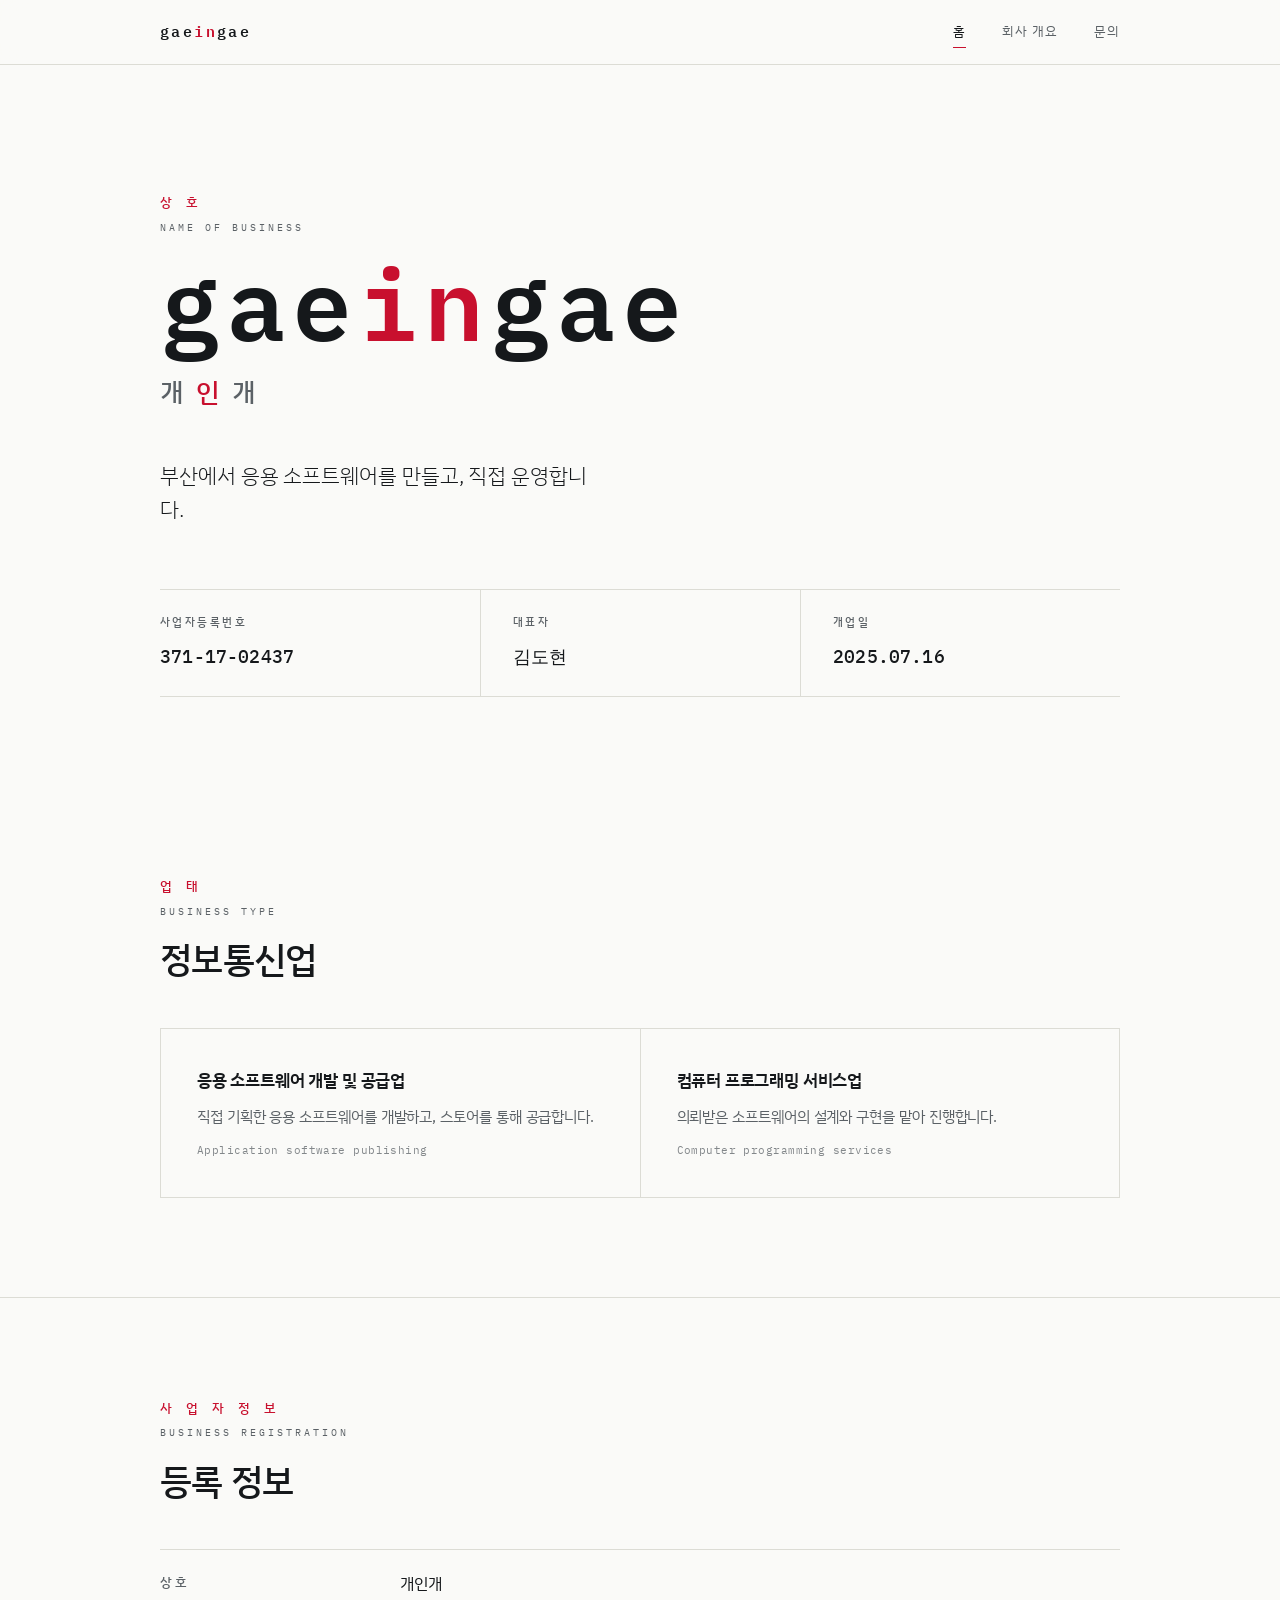
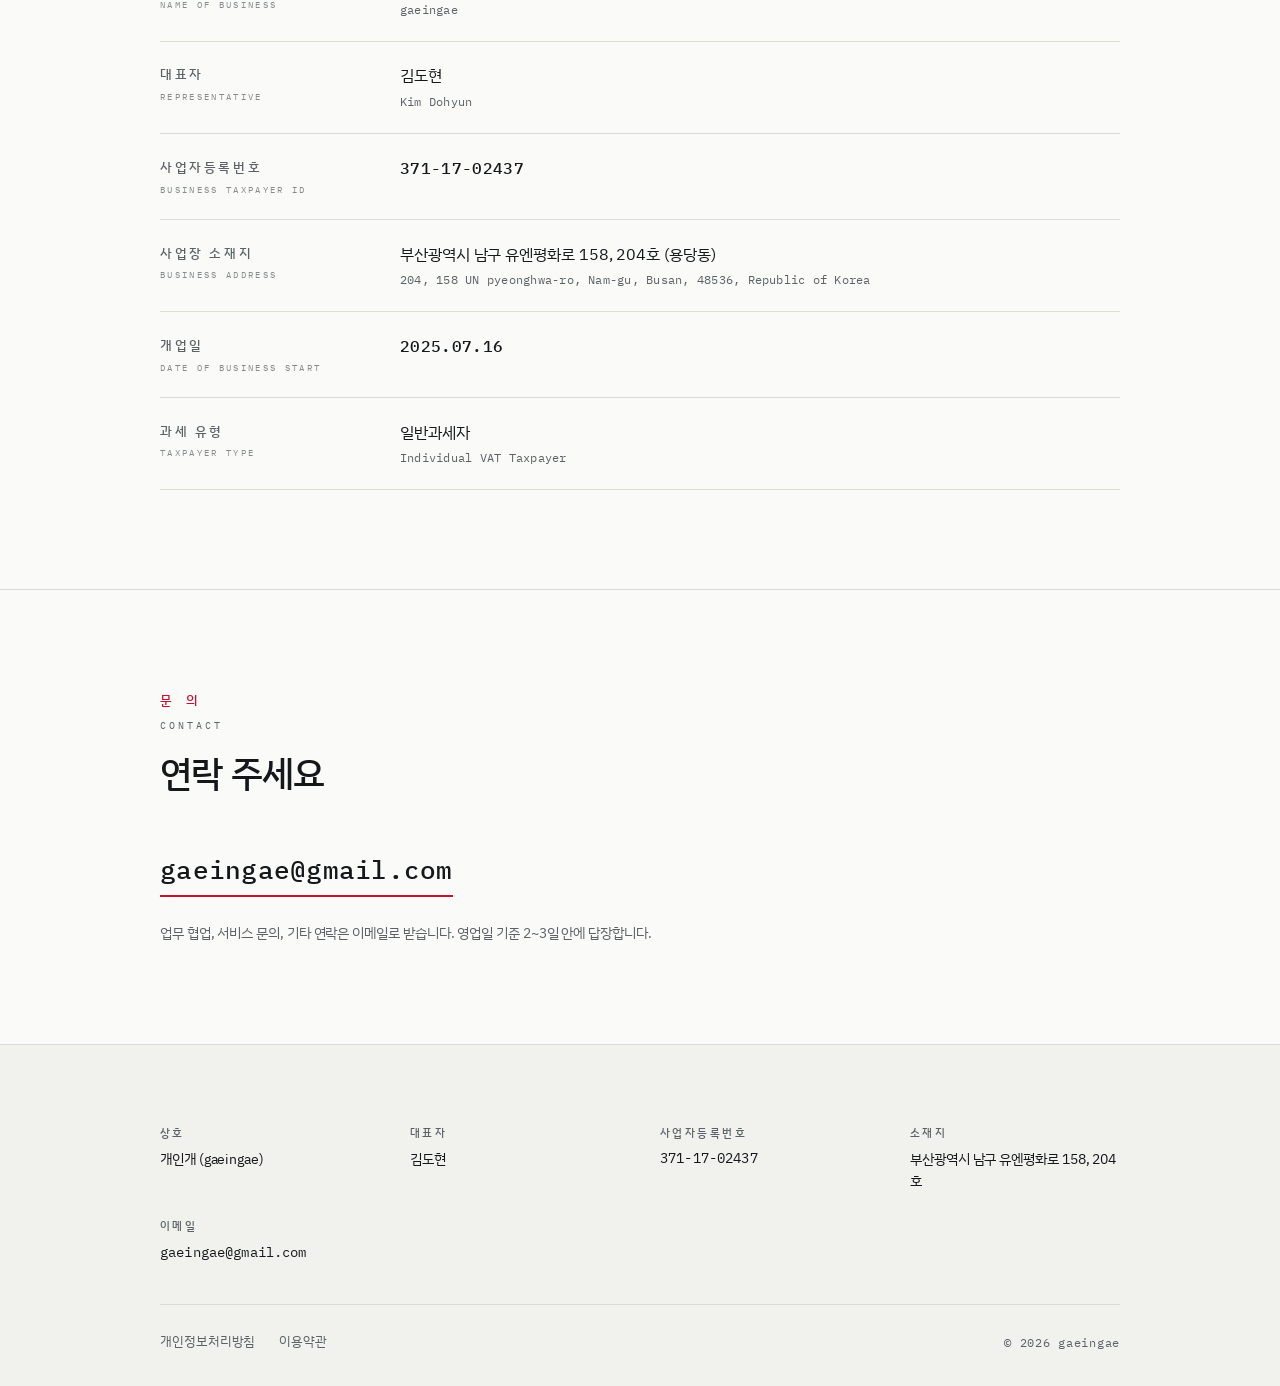
<file: index.html>
<!DOCTYPE html>
<html lang="ko">
<head>
<meta charset="utf-8">
<meta name="viewport" content="width=device-width, initial-scale=1">
<meta name="google-site-verification" content="GK3-U5TXc6JoqZGExUlF6QOFrMJ9-1OkgxL_DernD90" />
<title>개인개 gaeingae — 부산의 응용 소프트웨어 개발 사업자</title>
<meta name="description" content="개인개(gaeingae)는 부산광역시 남구에 소재한 응용 소프트웨어 개발 및 공급 사업자입니다. 대표 김도현, 사업자등록번호 371-17-02437.">
<link rel="canonical" href="https://bigdo11.github.io/">
<meta property="og:type" content="website">
<meta property="og:site_name" content="개인개 gaeingae">
<meta property="og:title" content="개인개 gaeingae — 부산의 응용 소프트웨어 개발 사업자">
<meta property="og:description" content="부산에서 응용 소프트웨어를 만들고 직접 운영합니다.">
<meta property="og:url" content="https://bigdo11.github.io/">
<meta property="og:locale" content="ko_KR">
<link rel="preconnect" href="https://fonts.googleapis.com">
<link rel="preconnect" href="https://fonts.gstatic.com" crossorigin>
<link href="https://fonts.googleapis.com/css2?family=IBM+Plex+Mono:wght@400;500;600&family=IBM+Plex+Sans+KR:wght@300;400;500;600&display=swap" rel="stylesheet">
<script>document.documentElement.classList.add("js");</script>
<link rel="stylesheet" href="assets/style.css">
<script type="application/ld+json">
{
  "@context": "https://schema.org",
  "@type": "Organization",
  "name": "개인개",
  "alternateName": "gaeingae",
  "url": "https://bigdo11.github.io/",
  "email": "gaeingae@gmail.com",
  "founder": { "@type": "Person", "name": "김도현" },
  "foundingDate": "2025-07-16",
  "taxID": "371-17-02437",
  "address": {
    "@type": "PostalAddress",
    "streetAddress": "유엔평화로 158, 204호",
    "addressLocality": "남구",
    "addressRegion": "부산광역시",
    "postalCode": "48536",
    "addressCountry": "KR"
  }
}
</script>
</head>
<body>
<a class="skip" href="#main">본문으로 건너뛰기</a>

<header class="site-head">
  <div class="wrap">
    <a class="brand" href="index.html">gae<em>in</em>gae</a>
    <nav class="site-nav" aria-label="주요 메뉴">
      <a href="index.html" aria-current="page">홈</a>
      <a href="about.html">회사 개요</a>
      <a href="contact.html">문의</a>
    </nav>
  </div>
</header>

<main id="main">

  <section class="hero">
    <div class="wrap">
      <p class="label rise">
        <span class="ko">상 호</span>
        <span class="en">Name of Business</span>
      </p>
      <h1 class="wordmark rise" data-delay="60">gae<em>in</em>gae</h1>
      <p class="wordmark-ko rise" data-delay="120">개<em>인</em>개</p>
      <p class="hero-line rise" data-delay="200">
        부산에서 응용 소프트웨어를 만들고, 직접 운영합니다.
      </p>
    </div>

    <div class="wrap" style="margin-top:clamp(2.5rem,7vh,4.5rem)">
      <dl class="strip rise" data-delay="280">
        <div>
          <dt>사업자등록번호</dt>
          <dd>371-17-02437</dd>
        </div>
        <div>
          <dt>대표자</dt>
          <dd>김도현</dd>
        </div>
        <div>
          <dt>개업일</dt>
          <dd>2025.07.16</dd>
        </div>
      </dl>
    </div>
  </section>

  <section class="section">
    <div class="wrap">
      <div class="section-head rise">
        <p class="label">
          <span class="ko">업 태</span>
          <span class="en">Business Type</span>
        </p>
        <h2 class="h2">정보통신업</h2>
      </div>

      <div class="cards rise" data-delay="80">
        <div class="card">
          <h3 class="h3">응용 소프트웨어 개발 및 공급업</h3>
          <p>직접 기획한 응용 소프트웨어를 개발하고, 스토어를 통해 공급합니다.</p>
          <span class="en-sub">Application software publishing</span>
        </div>
        <div class="card">
          <h3 class="h3">컴퓨터 프로그래밍 서비스업</h3>
          <p>의뢰받은 소프트웨어의 설계와 구현을 맡아 진행합니다.</p>
          <span class="en-sub">Computer programming services</span>
        </div>
      </div>
    </div>
  </section>

  <section class="section" id="registration">
    <div class="wrap">
      <div class="section-head rise">
        <p class="label">
          <span class="ko">사 업 자 정 보</span>
          <span class="en">Business Registration</span>
        </p>
        <h2 class="h2">등록 정보</h2>
      </div>

      <dl class="reg rise" data-delay="80">
        <div class="reg-row">
          <dt><span class="ko">상호</span><span class="en">Name of Business</span></dt>
          <dd>개인개<span class="en-sub">gaeingae</span></dd>
        </div>
        <div class="reg-row">
          <dt><span class="ko">대표자</span><span class="en">Representative</span></dt>
          <dd>김도현<span class="en-sub">Kim Dohyun</span></dd>
        </div>
        <div class="reg-row">
          <dt><span class="ko">사업자등록번호</span><span class="en">Business Taxpayer ID</span></dt>
          <dd class="mono">371-17-02437</dd>
        </div>
        <div class="reg-row">
          <dt><span class="ko">사업장 소재지</span><span class="en">Business Address</span></dt>
          <dd>부산광역시 남구 유엔평화로 158, 204호 (용당동)<span class="en-sub">204, 158 UN pyeonghwa-ro, Nam-gu, Busan, 48536, Republic of Korea</span></dd>
        </div>
        <div class="reg-row">
          <dt><span class="ko">개업일</span><span class="en">Date of Business Start</span></dt>
          <dd class="mono">2025.07.16</dd>
        </div>
        <div class="reg-row">
          <dt><span class="ko">과세 유형</span><span class="en">Taxpayer Type</span></dt>
          <dd>일반과세자<span class="en-sub">Individual VAT Taxpayer</span></dd>
        </div>
      </dl>
    </div>
  </section>

  <section class="section">
    <div class="wrap">
      <div class="section-head rise">
        <p class="label">
          <span class="ko">문 의</span>
          <span class="en">Contact</span>
        </p>
        <h2 class="h2">연락 주세요</h2>
      </div>
      <div class="rise" data-delay="80">
        <a class="contact-link" href="mailto:gaeingae@gmail.com">gaeingae@gmail.com</a>
        <p class="note">
          업무 협업, 서비스 문의, 기타 연락은 이메일로 받습니다.
          영업일 기준 2~3일 안에 답장합니다.
        </p>
      </div>
    </div>
  </section>

</main>

<footer class="site-foot">
  <div class="wrap">
    <dl class="foot-grid">
      <div class="foot-item"><dt>상호</dt><dd>개인개 (gaeingae)</dd></div>
      <div class="foot-item"><dt>대표자</dt><dd>김도현</dd></div>
      <div class="foot-item"><dt>사업자등록번호</dt><dd class="mono">371-17-02437</dd></div>
      <div class="foot-item"><dt>소재지</dt><dd>부산광역시 남구 유엔평화로 158, 204호</dd></div>
      <div class="foot-item"><dt>이메일</dt><dd class="mono">gaeingae@gmail.com</dd></div>
    </dl>
    <div class="foot-legal">
      <a href="privacy.html">개인정보처리방침</a>
      <a href="terms.html">이용약관</a>
      <span class="copy">© 2026 gaeingae</span>
    </div>
  </div>
</footer>

<script src="assets/main.js" defer></script>
</body>
</html>
</file>
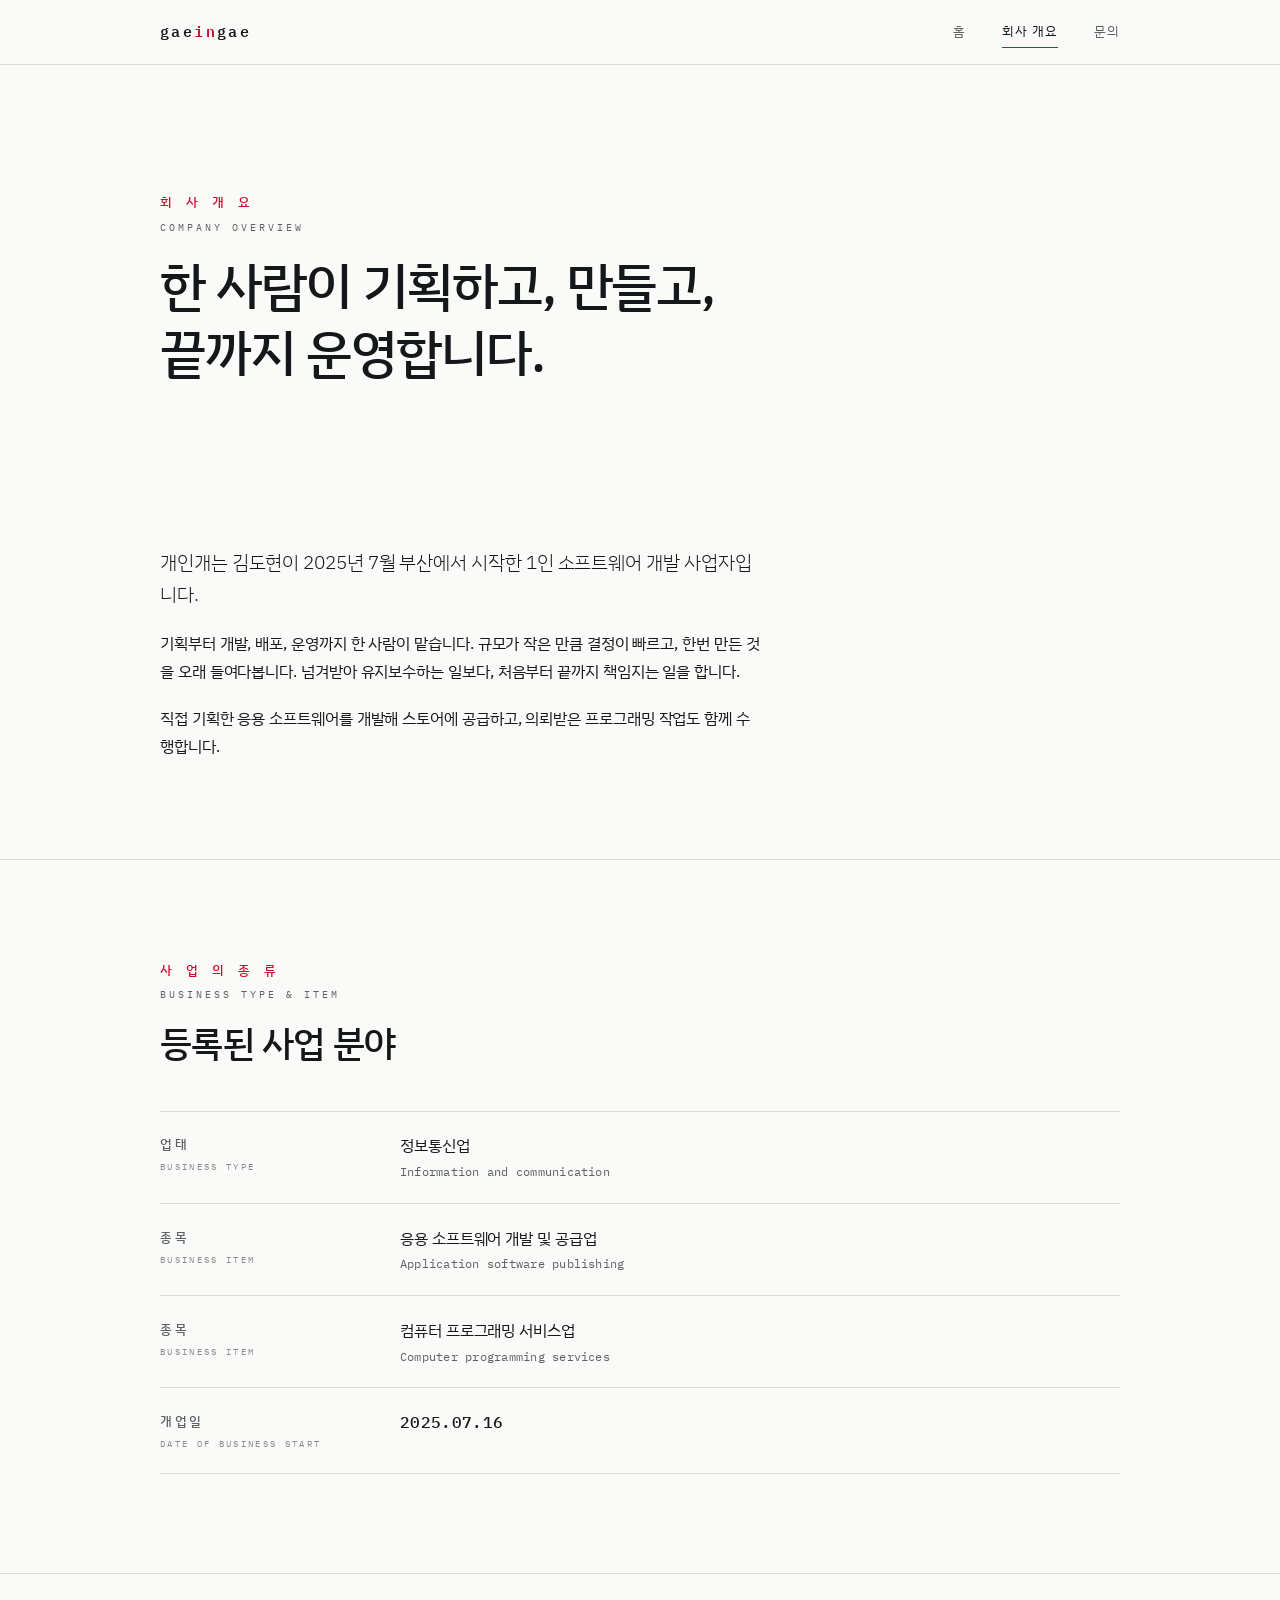
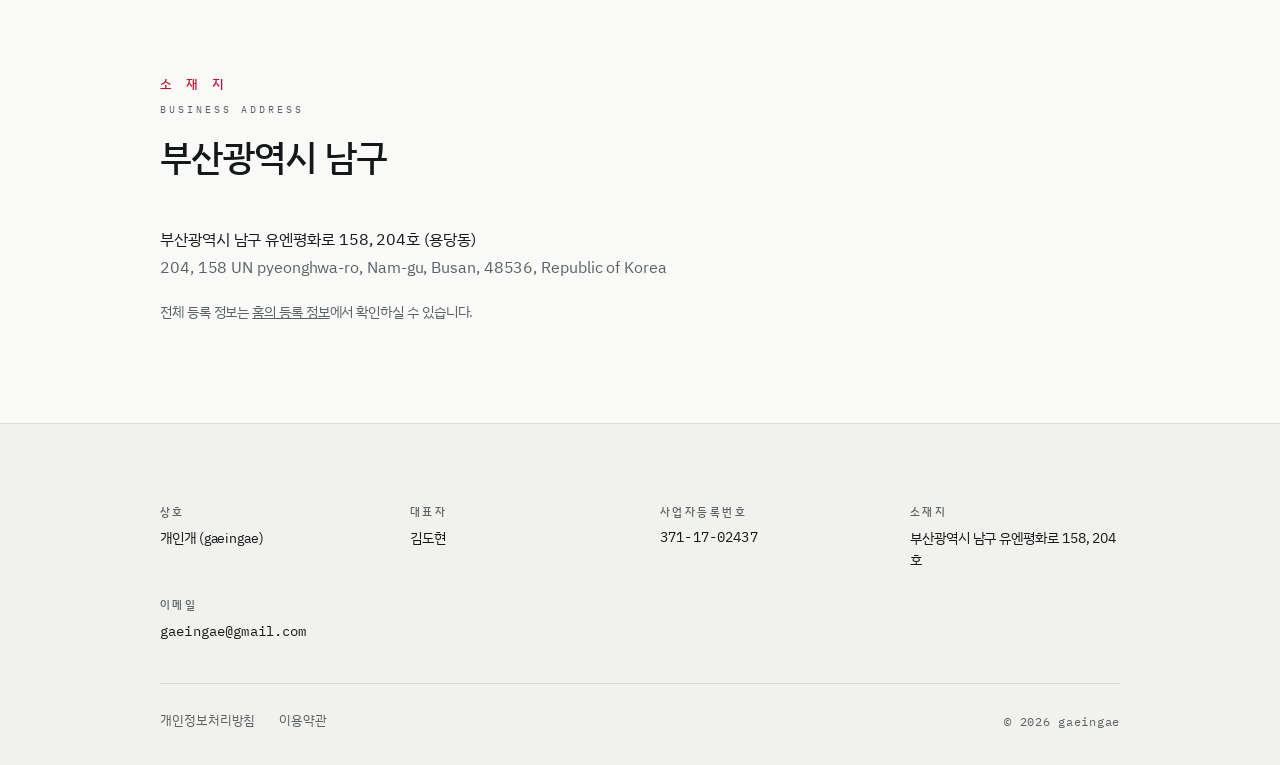
<file: about.html>
<!DOCTYPE html>
<html lang="ko">
<head>
<meta charset="utf-8">
<meta name="viewport" content="width=device-width, initial-scale=1">
<title>회사 개요 — 개인개 gaeingae</title>
<meta name="description" content="개인개(gaeingae)는 2025년 7월 부산에서 시작한 1인 소프트웨어 개발 사업자입니다. 대표 김도현.">
<link rel="canonical" href="https://bigdo11.github.io/about.html">
<meta property="og:type" content="website">
<meta property="og:site_name" content="개인개 gaeingae">
<meta property="og:title" content="회사 개요 — 개인개 gaeingae">
<meta property="og:url" content="https://bigdo11.github.io/about.html">
<meta property="og:locale" content="ko_KR">
<link rel="preconnect" href="https://fonts.googleapis.com">
<link rel="preconnect" href="https://fonts.gstatic.com" crossorigin>
<link href="https://fonts.googleapis.com/css2?family=IBM+Plex+Mono:wght@400;500;600&family=IBM+Plex+Sans+KR:wght@300;400;500;600&display=swap" rel="stylesheet">
<script>document.documentElement.classList.add("js");</script>
<link rel="stylesheet" href="assets/style.css">
</head>
<body>
<a class="skip" href="#main">본문으로 건너뛰기</a>

<header class="site-head">
  <div class="wrap">
    <a class="brand" href="index.html">gae<em>in</em>gae</a>
    <nav class="site-nav" aria-label="주요 메뉴">
      <a href="index.html">홈</a>
      <a href="about.html" aria-current="page">회사 개요</a>
      <a href="contact.html">문의</a>
    </nav>
  </div>
</header>

<main id="main">

  <section class="hero">
    <div class="wrap">
      <p class="label rise">
        <span class="ko">회 사 개 요</span>
        <span class="en">Company Overview</span>
      </p>
      <h1 class="h2 rise" data-delay="60" style="font-size:clamp(1.9rem,6vw,3.25rem)">
        한 사람이 기획하고, 만들고,<br>끝까지 운영합니다.
      </h1>
    </div>
  </section>

  <section class="section">
    <div class="wrap">
      <div class="prose rise">
        <p class="lede">
          개인개는 김도현이 2025년 7월 부산에서 시작한 1인 소프트웨어 개발 사업자입니다.
        </p>
        <p>
          기획부터 개발, 배포, 운영까지 한 사람이 맡습니다. 규모가 작은 만큼 결정이 빠르고,
          한번 만든 것을 오래 들여다봅니다. 넘겨받아 유지보수하는 일보다,
          처음부터 끝까지 책임지는 일을 합니다.
        </p>
        <p>
          직접 기획한 응용 소프트웨어를 개발해 스토어에 공급하고,
          의뢰받은 프로그래밍 작업도 함께 수행합니다.
        </p>
      </div>
    </div>
  </section>

  <section class="section">
    <div class="wrap">
      <div class="section-head rise">
        <p class="label">
          <span class="ko">사 업 의 종 류</span>
          <span class="en">Business Type &amp; Item</span>
        </p>
        <h2 class="h2">등록된 사업 분야</h2>
      </div>

      <dl class="reg rise" data-delay="80">
        <div class="reg-row">
          <dt><span class="ko">업태</span><span class="en">Business Type</span></dt>
          <dd>정보통신업<span class="en-sub">Information and communication</span></dd>
        </div>
        <div class="reg-row">
          <dt><span class="ko">종목</span><span class="en">Business Item</span></dt>
          <dd>
            응용 소프트웨어 개발 및 공급업<span class="en-sub">Application software publishing</span>
          </dd>
        </div>
        <div class="reg-row">
          <dt><span class="ko">종목</span><span class="en">Business Item</span></dt>
          <dd>
            컴퓨터 프로그래밍 서비스업<span class="en-sub">Computer programming services</span>
          </dd>
        </div>
        <div class="reg-row">
          <dt><span class="ko">개업일</span><span class="en">Date of Business Start</span></dt>
          <dd class="mono">2025.07.16</dd>
        </div>
      </dl>
    </div>
  </section>

  <section class="section">
    <div class="wrap">
      <div class="section-head rise">
        <p class="label">
          <span class="ko">소 재 지</span>
          <span class="en">Business Address</span>
        </p>
        <h2 class="h2">부산광역시 남구</h2>
      </div>
      <div class="prose rise" data-delay="80">
        <p>
          부산광역시 남구 유엔평화로 158, 204호 (용당동)<br>
          <span style="color:var(--ink-2)">204, 158 UN pyeonghwa-ro, Nam-gu, Busan, 48536, Republic of Korea</span>
        </p>
        <p class="note" style="margin-top:0">
          전체 등록 정보는 <a href="index.html#registration">홈의 등록 정보</a>에서 확인하실 수 있습니다.
        </p>
      </div>
    </div>
  </section>

</main>

<footer class="site-foot">
  <div class="wrap">
    <dl class="foot-grid">
      <div class="foot-item"><dt>상호</dt><dd>개인개 (gaeingae)</dd></div>
      <div class="foot-item"><dt>대표자</dt><dd>김도현</dd></div>
      <div class="foot-item"><dt>사업자등록번호</dt><dd class="mono">371-17-02437</dd></div>
      <div class="foot-item"><dt>소재지</dt><dd>부산광역시 남구 유엔평화로 158, 204호</dd></div>
      <div class="foot-item"><dt>이메일</dt><dd class="mono">gaeingae@gmail.com</dd></div>
    </dl>
    <div class="foot-legal">
      <a href="privacy.html">개인정보처리방침</a>
      <a href="terms.html">이용약관</a>
      <span class="copy">© 2026 gaeingae</span>
    </div>
  </div>
</footer>

<script src="assets/main.js" defer></script>
</body>
</html>
</file>
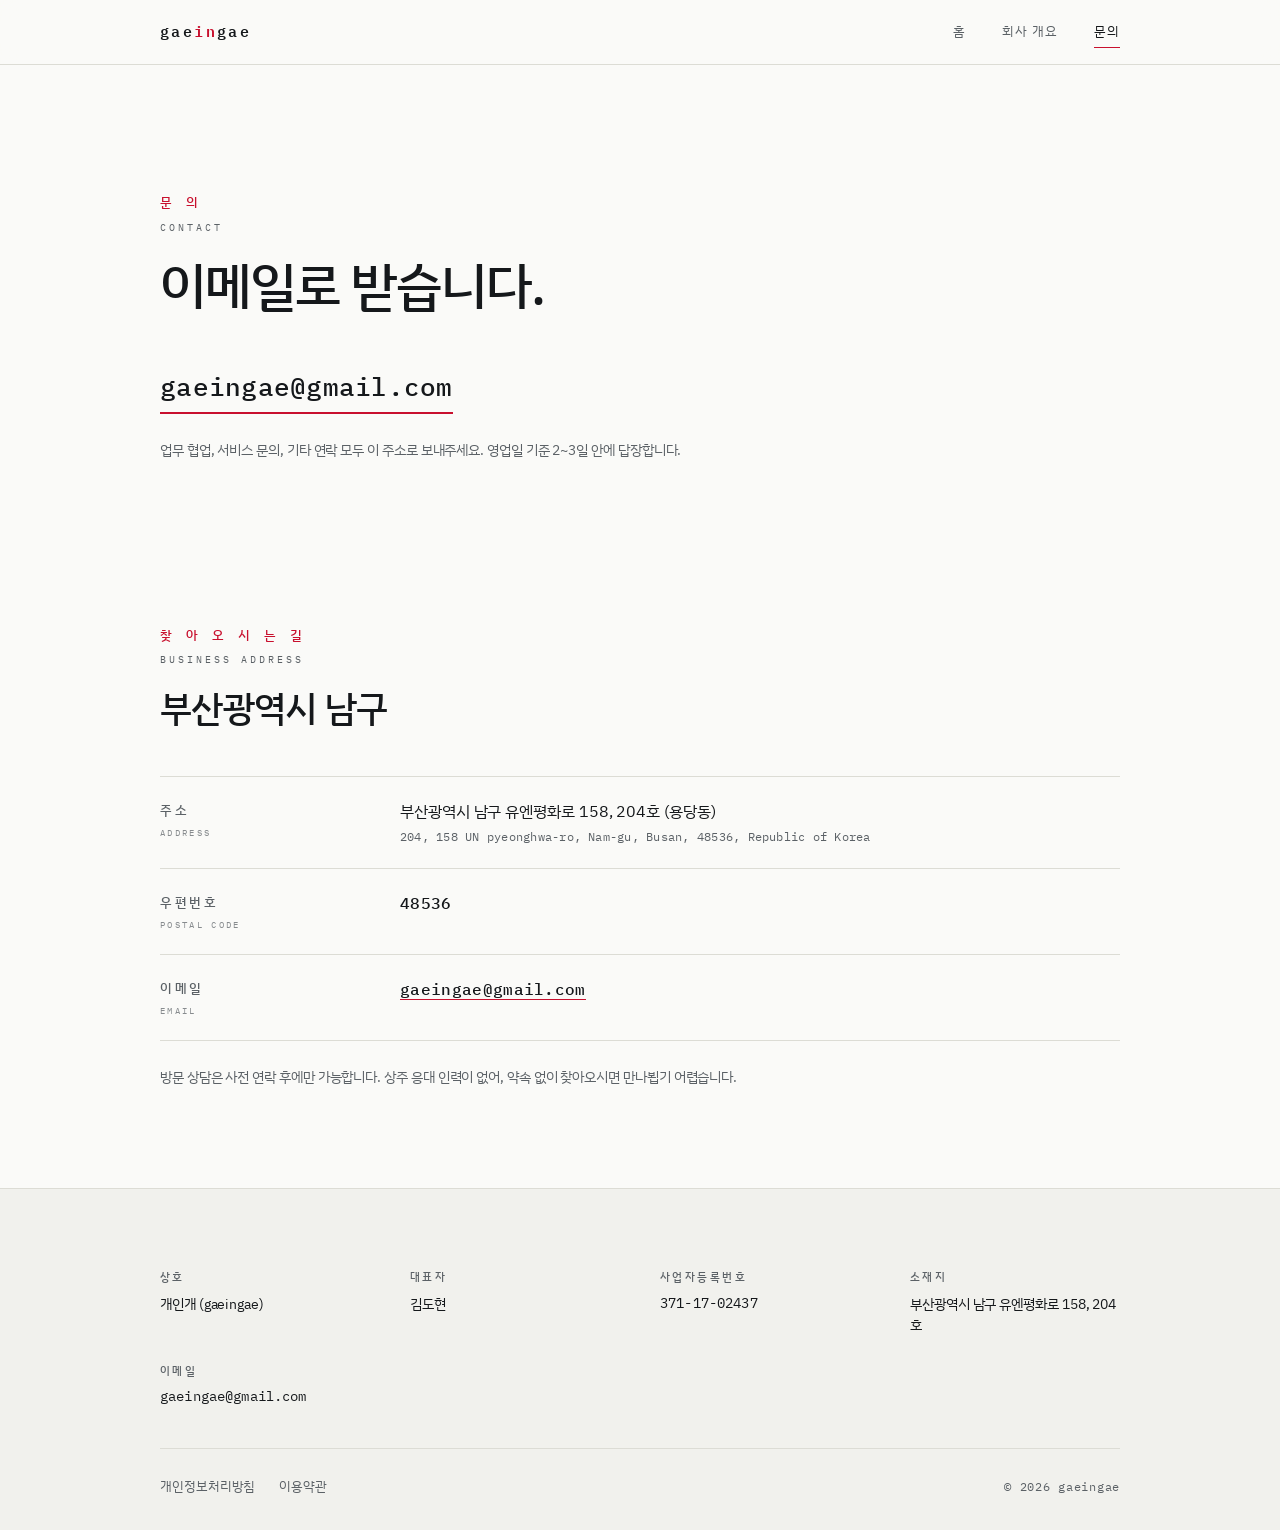
<file: contact.html>
<!DOCTYPE html>
<html lang="ko">
<head>
<meta charset="utf-8">
<meta name="viewport" content="width=device-width, initial-scale=1">
<title>문의 — 개인개 gaeingae</title>
<meta name="description" content="개인개(gaeingae) 문의처. 이메일 gaeingae@gmail.com, 부산광역시 남구 유엔평화로 158, 204호.">
<link rel="canonical" href="https://bigdo11.github.io/contact.html">
<meta property="og:type" content="website">
<meta property="og:site_name" content="개인개 gaeingae">
<meta property="og:title" content="문의 — 개인개 gaeingae">
<meta property="og:url" content="https://bigdo11.github.io/contact.html">
<meta property="og:locale" content="ko_KR">
<link rel="preconnect" href="https://fonts.googleapis.com">
<link rel="preconnect" href="https://fonts.gstatic.com" crossorigin>
<link href="https://fonts.googleapis.com/css2?family=IBM+Plex+Mono:wght@400;500;600&family=IBM+Plex+Sans+KR:wght@300;400;500;600&display=swap" rel="stylesheet">
<script>document.documentElement.classList.add("js");</script>
<link rel="stylesheet" href="assets/style.css">
</head>
<body>
<a class="skip" href="#main">본문으로 건너뛰기</a>

<header class="site-head">
  <div class="wrap">
    <a class="brand" href="index.html">gae<em>in</em>gae</a>
    <nav class="site-nav" aria-label="주요 메뉴">
      <a href="index.html">홈</a>
      <a href="about.html">회사 개요</a>
      <a href="contact.html" aria-current="page">문의</a>
    </nav>
  </div>
</header>

<main id="main">

  <section class="hero">
    <div class="wrap">
      <p class="label rise">
        <span class="ko">문 의</span>
        <span class="en">Contact</span>
      </p>
      <h1 class="h2 rise" data-delay="60" style="font-size:clamp(1.9rem,6vw,3.25rem)">
        이메일로 받습니다.
      </h1>
      <div class="rise" data-delay="140" style="margin-top:clamp(1.75rem,5vh,2.5rem)">
        <a class="contact-link" href="mailto:gaeingae@gmail.com">gaeingae@gmail.com</a>
        <p class="note">
          업무 협업, 서비스 문의, 기타 연락 모두 이 주소로 보내주세요.
          영업일 기준 2~3일 안에 답장합니다.
        </p>
      </div>
    </div>
  </section>

  <section class="section">
    <div class="wrap">
      <div class="section-head rise">
        <p class="label">
          <span class="ko">찾 아 오 시 는 길</span>
          <span class="en">Business Address</span>
        </p>
        <h2 class="h2">부산광역시 남구</h2>
      </div>

      <dl class="reg rise" data-delay="80">
        <div class="reg-row">
          <dt><span class="ko">주소</span><span class="en">Address</span></dt>
          <dd>부산광역시 남구 유엔평화로 158, 204호 (용당동)<span class="en-sub">204, 158 UN pyeonghwa-ro, Nam-gu, Busan, 48536, Republic of Korea</span></dd>
        </div>
        <div class="reg-row">
          <dt><span class="ko">우편번호</span><span class="en">Postal Code</span></dt>
          <dd class="mono">48536</dd>
        </div>
        <div class="reg-row">
          <dt><span class="ko">이메일</span><span class="en">Email</span></dt>
          <dd class="mono"><a href="mailto:gaeingae@gmail.com" style="text-decoration:none;border-bottom:1px solid var(--seal)">gaeingae@gmail.com</a></dd>
        </div>
      </dl>

      <p class="note rise" data-delay="140">
        방문 상담은 사전 연락 후에만 가능합니다. 상주 응대 인력이 없어,
        약속 없이 찾아오시면 만나뵙기 어렵습니다.
      </p>
    </div>
  </section>

</main>

<footer class="site-foot">
  <div class="wrap">
    <dl class="foot-grid">
      <div class="foot-item"><dt>상호</dt><dd>개인개 (gaeingae)</dd></div>
      <div class="foot-item"><dt>대표자</dt><dd>김도현</dd></div>
      <div class="foot-item"><dt>사업자등록번호</dt><dd class="mono">371-17-02437</dd></div>
      <div class="foot-item"><dt>소재지</dt><dd>부산광역시 남구 유엔평화로 158, 204호</dd></div>
      <div class="foot-item"><dt>이메일</dt><dd class="mono">gaeingae@gmail.com</dd></div>
    </dl>
    <div class="foot-legal">
      <a href="privacy.html">개인정보처리방침</a>
      <a href="terms.html">이용약관</a>
      <span class="copy">© 2026 gaeingae</span>
    </div>
  </div>
</footer>

<script src="assets/main.js" defer></script>
</body>
</html>
</file>
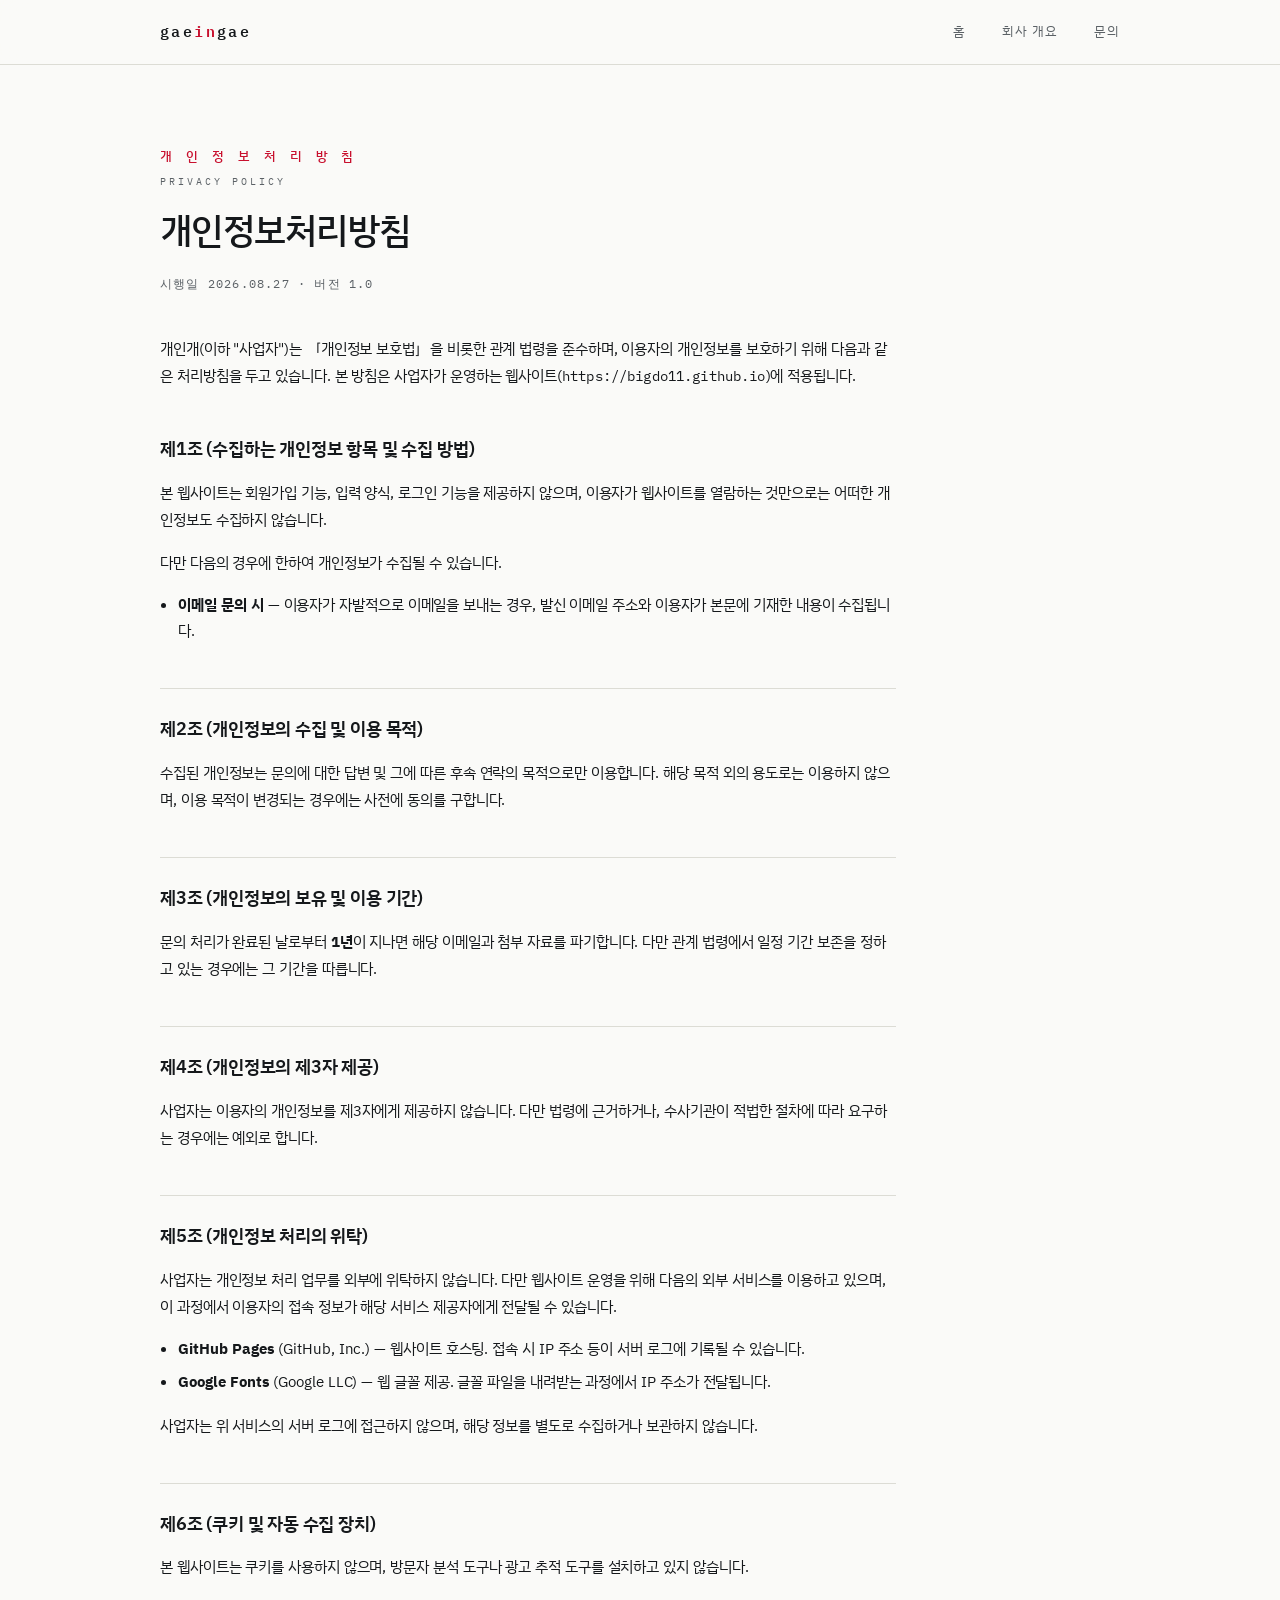
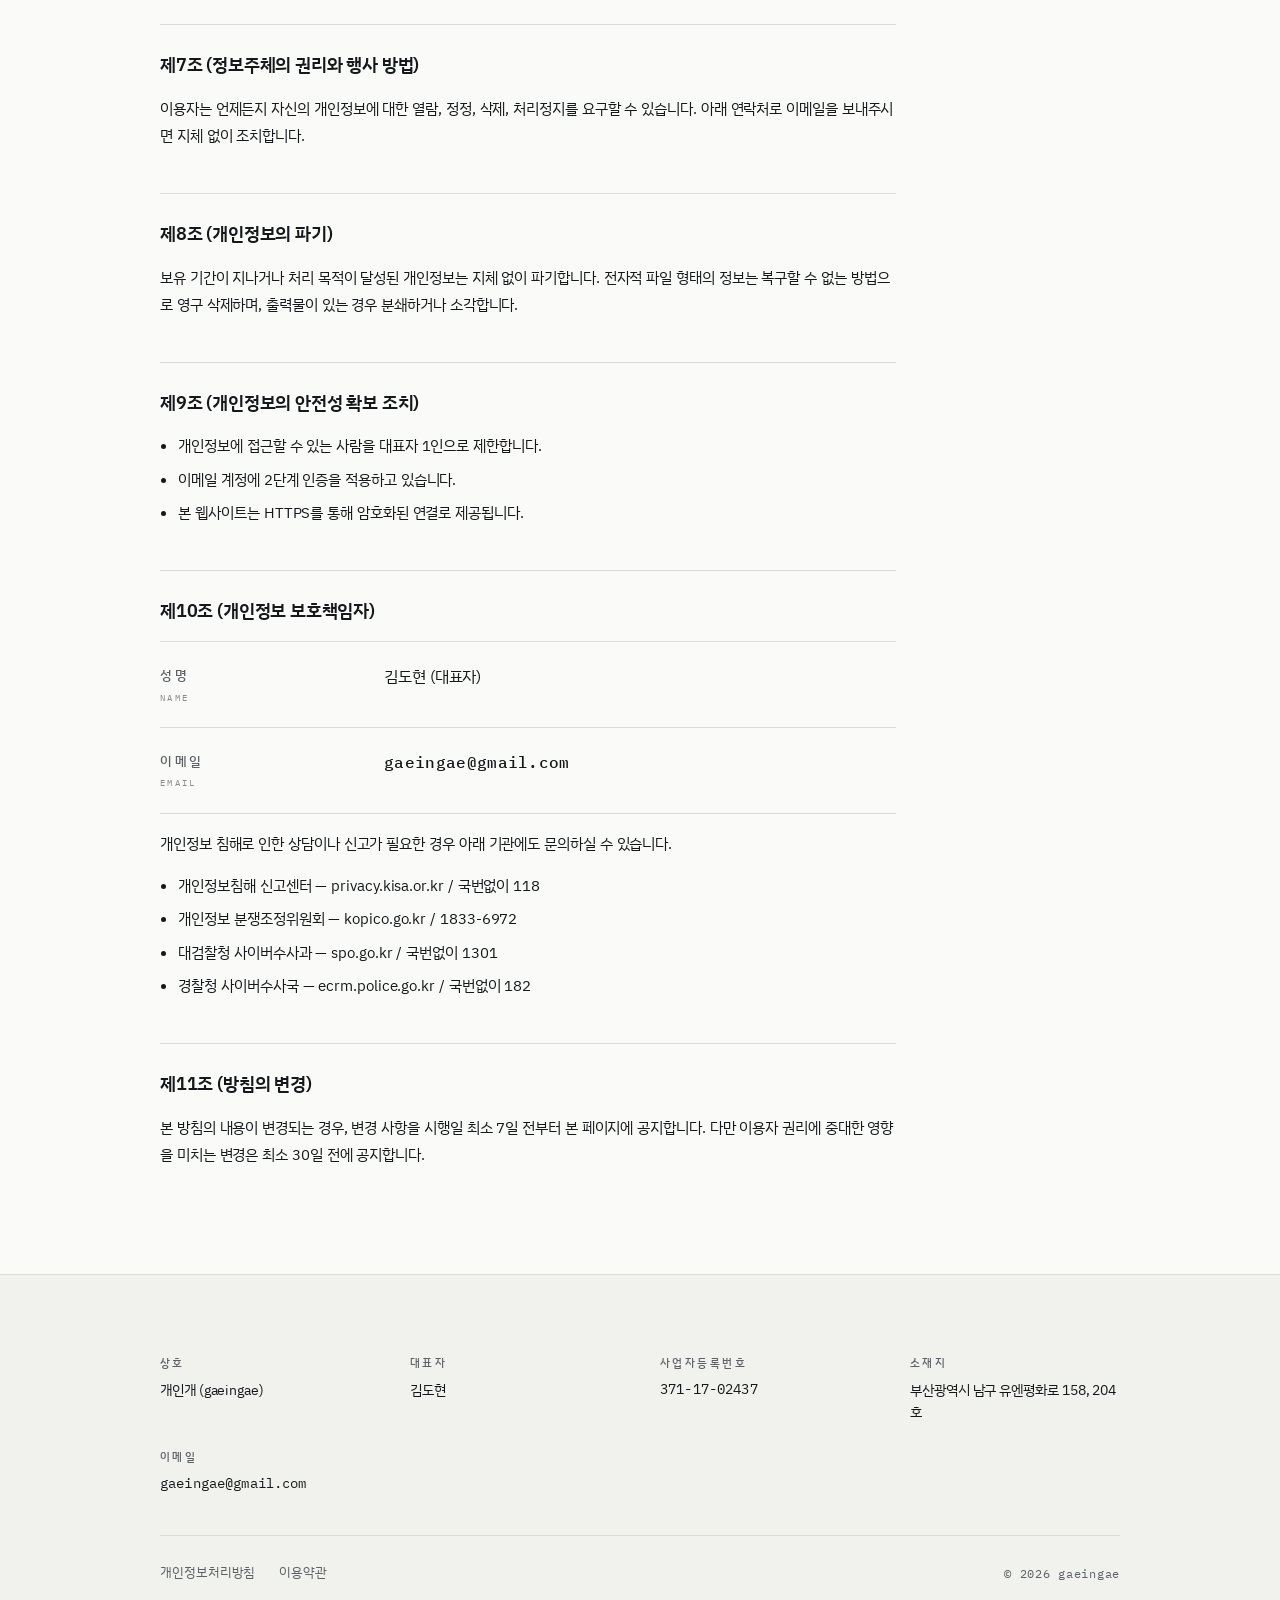
<file: privacy.html>
<!DOCTYPE html>
<html lang="ko">
<head>
<meta charset="utf-8">
<meta name="viewport" content="width=device-width, initial-scale=1">
<title>개인정보처리방침 — 개인개 gaeingae</title>
<meta name="description" content="개인개(gaeingae) 웹사이트 개인정보처리방침.">
<link rel="canonical" href="https://bigdo11.github.io/privacy.html">
<meta name="robots" content="index, follow">
<link rel="preconnect" href="https://fonts.googleapis.com">
<link rel="preconnect" href="https://fonts.gstatic.com" crossorigin>
<link href="https://fonts.googleapis.com/css2?family=IBM+Plex+Mono:wght@400;500;600&family=IBM+Plex+Sans+KR:wght@300;400;500;600&display=swap" rel="stylesheet">
<script>document.documentElement.classList.add("js");</script>
<link rel="stylesheet" href="assets/style.css">
</head>
<body>
<a class="skip" href="#main">본문으로 건너뛰기</a>

<header class="site-head">
  <div class="wrap">
    <a class="brand" href="index.html">gae<em>in</em>gae</a>
    <nav class="site-nav" aria-label="주요 메뉴">
      <a href="index.html">홈</a>
      <a href="about.html">회사 개요</a>
      <a href="contact.html">문의</a>
    </nav>
  </div>
</header>

<main id="main">
  <div class="wrap">
    <article class="doc">
      <p class="label">
        <span class="ko">개 인 정 보 처 리 방 침</span>
        <span class="en">Privacy Policy</span>
      </p>
      <h1 class="h2" style="margin-bottom:1.25rem">개인정보처리방침</h1>
      <p class="updated">시행일 2026.08.27 · 버전 1.0</p>

      <p>
        개인개(이하 "사업자")는 「개인정보 보호법」을 비롯한 관계 법령을 준수하며,
        이용자의 개인정보를 보호하기 위해 다음과 같은 처리방침을 두고 있습니다.
        본 방침은 사업자가 운영하는 웹사이트(<span class="mono">https://bigdo11.github.io</span>)에 적용됩니다.
      </p>

      <h2>제1조 (수집하는 개인정보 항목 및 수집 방법)</h2>
      <p>
        본 웹사이트는 회원가입 기능, 입력 양식, 로그인 기능을 제공하지 않으며,
        이용자가 웹사이트를 열람하는 것만으로는 어떠한 개인정보도 수집하지 않습니다.
      </p>
      <p>다만 다음의 경우에 한하여 개인정보가 수집될 수 있습니다.</p>
      <ul>
        <li><strong>이메일 문의 시</strong> — 이용자가 자발적으로 이메일을 보내는 경우, 발신 이메일 주소와 이용자가 본문에 기재한 내용이 수집됩니다.</li>
      </ul>

      <h2>제2조 (개인정보의 수집 및 이용 목적)</h2>
      <p>
        수집된 개인정보는 문의에 대한 답변 및 그에 따른 후속 연락의 목적으로만 이용합니다.
        해당 목적 외의 용도로는 이용하지 않으며, 이용 목적이 변경되는 경우에는
        사전에 동의를 구합니다.
      </p>

      <h2>제3조 (개인정보의 보유 및 이용 기간)</h2>
      <p>
        문의 처리가 완료된 날로부터 <strong>1년</strong>이 지나면 해당 이메일과 첨부 자료를 파기합니다.
        다만 관계 법령에서 일정 기간 보존을 정하고 있는 경우에는 그 기간을 따릅니다.
      </p>

      <h2>제4조 (개인정보의 제3자 제공)</h2>
      <p>
        사업자는 이용자의 개인정보를 제3자에게 제공하지 않습니다.
        다만 법령에 근거하거나, 수사기관이 적법한 절차에 따라 요구하는 경우에는 예외로 합니다.
      </p>

      <h2>제5조 (개인정보 처리의 위탁)</h2>
      <p>
        사업자는 개인정보 처리 업무를 외부에 위탁하지 않습니다.
        다만 웹사이트 운영을 위해 다음의 외부 서비스를 이용하고 있으며,
        이 과정에서 이용자의 접속 정보가 해당 서비스 제공자에게 전달될 수 있습니다.
      </p>
      <ul>
        <li><strong>GitHub Pages</strong> (GitHub, Inc.) — 웹사이트 호스팅. 접속 시 IP 주소 등이 서버 로그에 기록될 수 있습니다.</li>
        <li><strong>Google Fonts</strong> (Google LLC) — 웹 글꼴 제공. 글꼴 파일을 내려받는 과정에서 IP 주소가 전달됩니다.</li>
      </ul>
      <p>
        사업자는 위 서비스의 서버 로그에 접근하지 않으며, 해당 정보를 별도로 수집하거나
        보관하지 않습니다.
      </p>

      <h2>제6조 (쿠키 및 자동 수집 장치)</h2>
      <p>
        본 웹사이트는 쿠키를 사용하지 않으며, 방문자 분석 도구나 광고 추적 도구를
        설치하고 있지 않습니다.
      </p>

      <h2>제7조 (정보주체의 권리와 행사 방법)</h2>
      <p>
        이용자는 언제든지 자신의 개인정보에 대한 열람, 정정, 삭제, 처리정지를
        요구할 수 있습니다. 아래 연락처로 이메일을 보내주시면 지체 없이 조치합니다.
      </p>

      <h2>제8조 (개인정보의 파기)</h2>
      <p>
        보유 기간이 지나거나 처리 목적이 달성된 개인정보는 지체 없이 파기합니다.
        전자적 파일 형태의 정보는 복구할 수 없는 방법으로 영구 삭제하며,
        출력물이 있는 경우 분쇄하거나 소각합니다.
      </p>

      <h2>제9조 (개인정보의 안전성 확보 조치)</h2>
      <ul>
        <li>개인정보에 접근할 수 있는 사람을 대표자 1인으로 제한합니다.</li>
        <li>이메일 계정에 2단계 인증을 적용하고 있습니다.</li>
        <li>본 웹사이트는 HTTPS를 통해 암호화된 연결로 제공됩니다.</li>
      </ul>

      <h2>제10조 (개인정보 보호책임자)</h2>
      <div style="margin-bottom:1rem">
        <dl class="reg" style="border-top:1px solid var(--rule)">
          <div class="reg-row">
            <dt><span class="ko">성명</span><span class="en">Name</span></dt>
            <dd>김도현 (대표자)</dd>
          </div>
          <div class="reg-row">
            <dt><span class="ko">이메일</span><span class="en">Email</span></dt>
            <dd class="mono">gaeingae@gmail.com</dd>
          </div>
        </dl>
      </div>
      <p>
        개인정보 침해로 인한 상담이나 신고가 필요한 경우 아래 기관에도 문의하실 수 있습니다.
      </p>
      <ul>
        <li>개인정보침해 신고센터 — privacy.kisa.or.kr / 국번없이 118</li>
        <li>개인정보 분쟁조정위원회 — kopico.go.kr / 1833-6972</li>
        <li>대검찰청 사이버수사과 — spo.go.kr / 국번없이 1301</li>
        <li>경찰청 사이버수사국 — ecrm.police.go.kr / 국번없이 182</li>
      </ul>

      <h2>제11조 (방침의 변경)</h2>
      <p>
        본 방침의 내용이 변경되는 경우, 변경 사항을 시행일 최소 7일 전부터
        본 페이지에 공지합니다. 다만 이용자 권리에 중대한 영향을 미치는 변경은
        최소 30일 전에 공지합니다.
      </p>
    </article>
  </div>
</main>

<footer class="site-foot">
  <div class="wrap">
    <dl class="foot-grid">
      <div class="foot-item"><dt>상호</dt><dd>개인개 (gaeingae)</dd></div>
      <div class="foot-item"><dt>대표자</dt><dd>김도현</dd></div>
      <div class="foot-item"><dt>사업자등록번호</dt><dd class="mono">371-17-02437</dd></div>
      <div class="foot-item"><dt>소재지</dt><dd>부산광역시 남구 유엔평화로 158, 204호</dd></div>
      <div class="foot-item"><dt>이메일</dt><dd class="mono">gaeingae@gmail.com</dd></div>
    </dl>
    <div class="foot-legal">
      <a href="privacy.html" aria-current="page">개인정보처리방침</a>
      <a href="terms.html">이용약관</a>
      <span class="copy">© 2026 gaeingae</span>
    </div>
  </div>
</footer>

<script src="assets/main.js" defer></script>
</body>
</html>
</file>
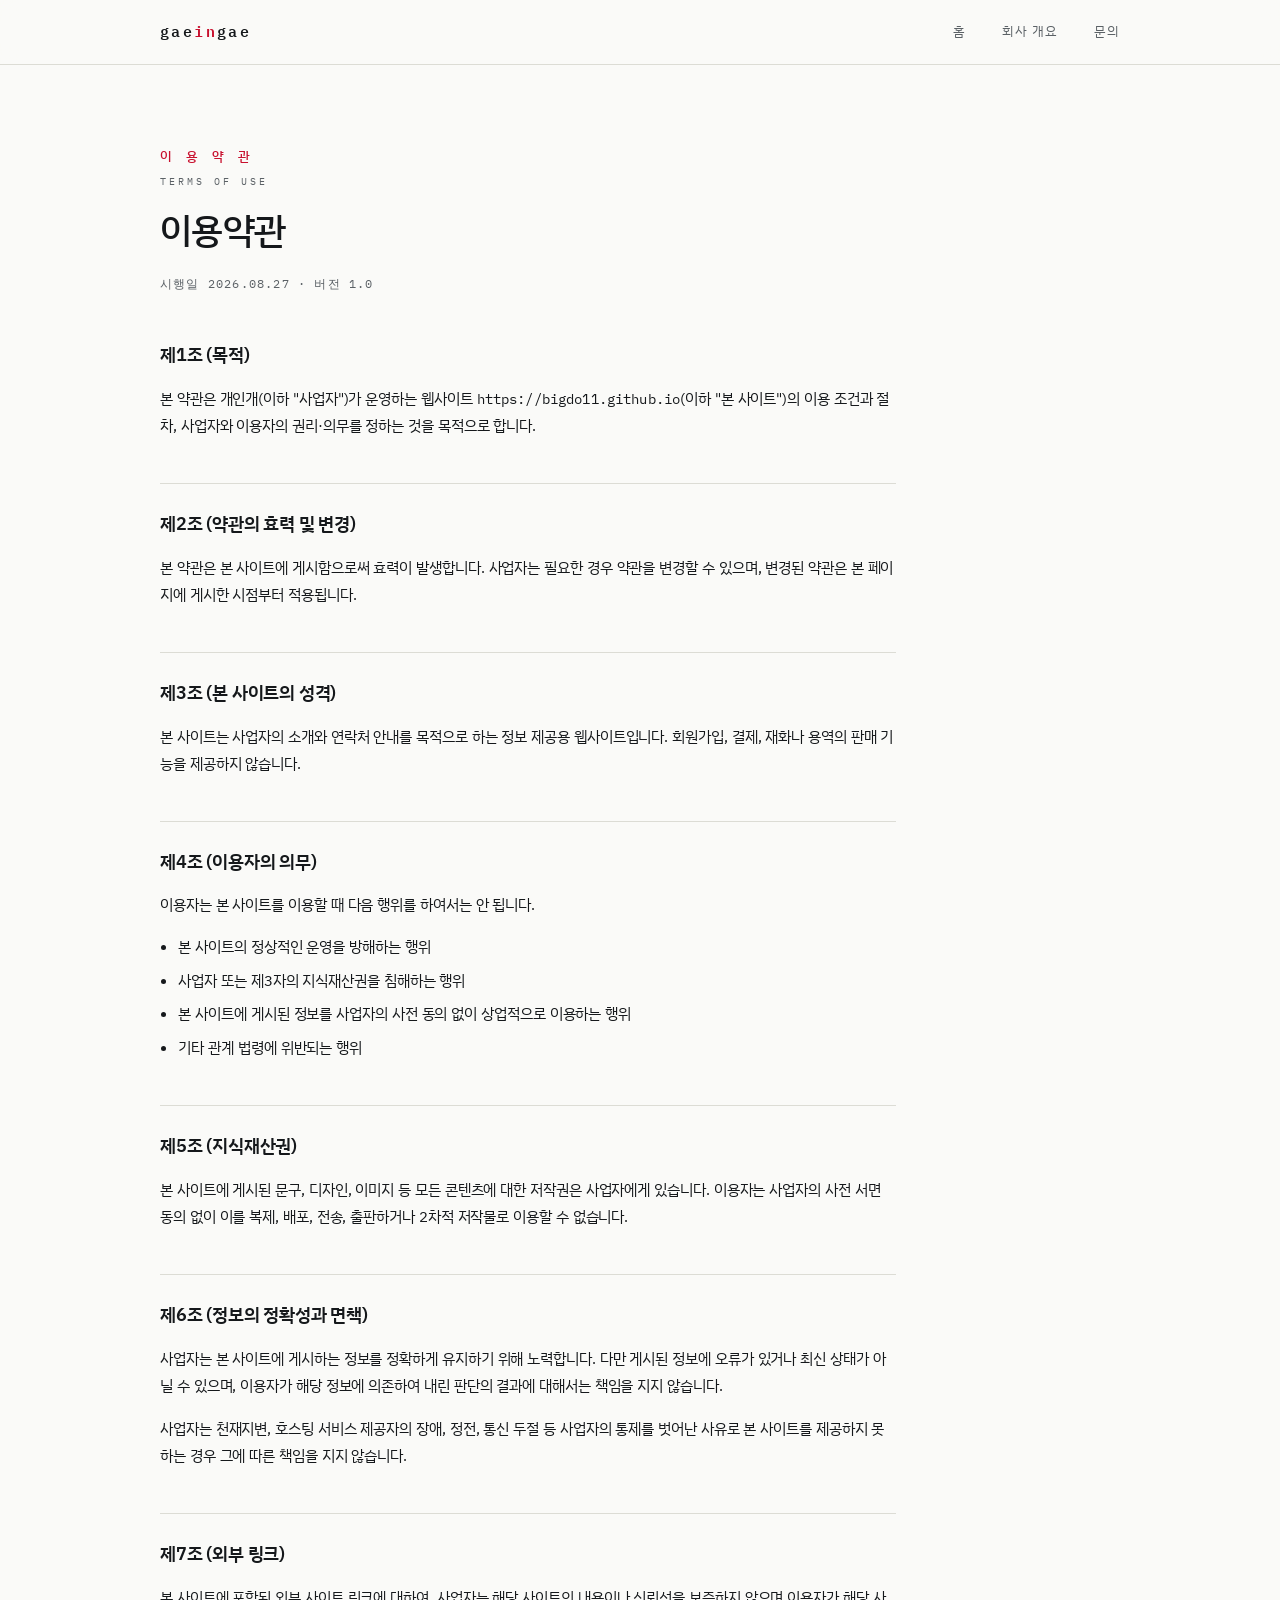
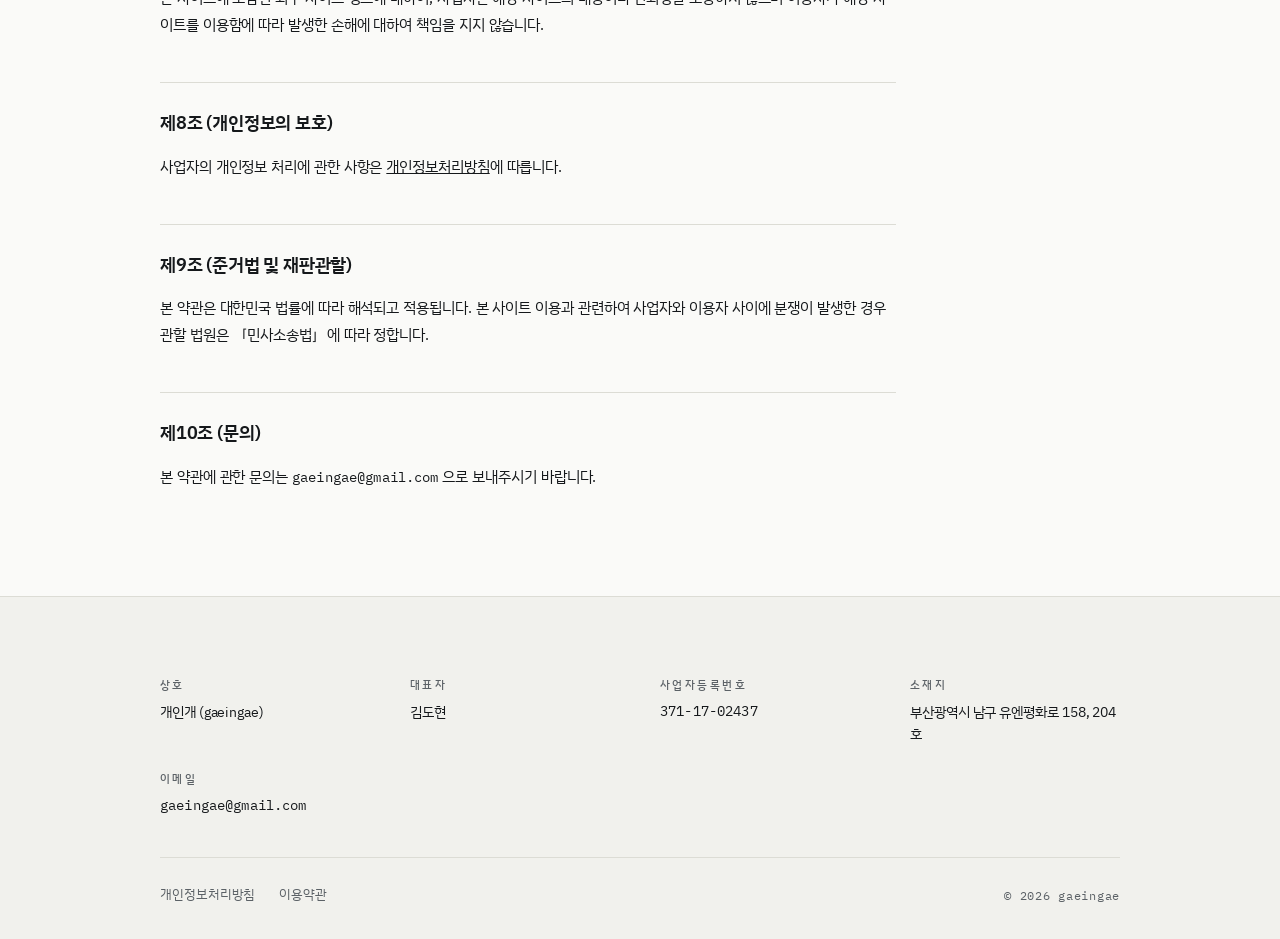
<file: terms.html>
<!DOCTYPE html>
<html lang="ko">
<head>
<meta charset="utf-8">
<meta name="viewport" content="width=device-width, initial-scale=1">
<title>이용약관 — 개인개 gaeingae</title>
<meta name="description" content="개인개(gaeingae) 웹사이트 이용약관.">
<link rel="canonical" href="https://bigdo11.github.io/terms.html">
<link rel="preconnect" href="https://fonts.googleapis.com">
<link rel="preconnect" href="https://fonts.gstatic.com" crossorigin>
<link href="https://fonts.googleapis.com/css2?family=IBM+Plex+Mono:wght@400;500;600&family=IBM+Plex+Sans+KR:wght@300;400;500;600&display=swap" rel="stylesheet">
<script>document.documentElement.classList.add("js");</script>
<link rel="stylesheet" href="assets/style.css">
</head>
<body>
<a class="skip" href="#main">본문으로 건너뛰기</a>

<header class="site-head">
  <div class="wrap">
    <a class="brand" href="index.html">gae<em>in</em>gae</a>
    <nav class="site-nav" aria-label="주요 메뉴">
      <a href="index.html">홈</a>
      <a href="about.html">회사 개요</a>
      <a href="contact.html">문의</a>
    </nav>
  </div>
</header>

<main id="main">
  <div class="wrap">
    <article class="doc">
      <p class="label">
        <span class="ko">이 용 약 관</span>
        <span class="en">Terms of Use</span>
      </p>
      <h1 class="h2" style="margin-bottom:1.25rem">이용약관</h1>
      <p class="updated">시행일 2026.08.27 · 버전 1.0</p>

      <h2>제1조 (목적)</h2>
      <p>
        본 약관은 개인개(이하 "사업자")가 운영하는 웹사이트
        <span class="mono">https://bigdo11.github.io</span>(이하 "본 사이트")의 이용 조건과
        절차, 사업자와 이용자의 권리·의무를 정하는 것을 목적으로 합니다.
      </p>

      <h2>제2조 (약관의 효력 및 변경)</h2>
      <p>
        본 약관은 본 사이트에 게시함으로써 효력이 발생합니다.
        사업자는 필요한 경우 약관을 변경할 수 있으며, 변경된 약관은
        본 페이지에 게시한 시점부터 적용됩니다.
      </p>

      <h2>제3조 (본 사이트의 성격)</h2>
      <p>
        본 사이트는 사업자의 소개와 연락처 안내를 목적으로 하는 정보 제공용 웹사이트입니다.
        회원가입, 결제, 재화나 용역의 판매 기능을 제공하지 않습니다.
      </p>

      <h2>제4조 (이용자의 의무)</h2>
      <p>이용자는 본 사이트를 이용할 때 다음 행위를 하여서는 안 됩니다.</p>
      <ul>
        <li>본 사이트의 정상적인 운영을 방해하는 행위</li>
        <li>사업자 또는 제3자의 지식재산권을 침해하는 행위</li>
        <li>본 사이트에 게시된 정보를 사업자의 사전 동의 없이 상업적으로 이용하는 행위</li>
        <li>기타 관계 법령에 위반되는 행위</li>
      </ul>

      <h2>제5조 (지식재산권)</h2>
      <p>
        본 사이트에 게시된 문구, 디자인, 이미지 등 모든 콘텐츠에 대한 저작권은
        사업자에게 있습니다. 이용자는 사업자의 사전 서면 동의 없이 이를 복제, 배포,
        전송, 출판하거나 2차적 저작물로 이용할 수 없습니다.
      </p>

      <h2>제6조 (정보의 정확성과 면책)</h2>
      <p>
        사업자는 본 사이트에 게시하는 정보를 정확하게 유지하기 위해 노력합니다.
        다만 게시된 정보에 오류가 있거나 최신 상태가 아닐 수 있으며,
        이용자가 해당 정보에 의존하여 내린 판단의 결과에 대해서는 책임을 지지 않습니다.
      </p>
      <p>
        사업자는 천재지변, 호스팅 서비스 제공자의 장애, 정전, 통신 두절 등
        사업자의 통제를 벗어난 사유로 본 사이트를 제공하지 못하는 경우
        그에 따른 책임을 지지 않습니다.
      </p>

      <h2>제7조 (외부 링크)</h2>
      <p>
        본 사이트에 포함된 외부 사이트 링크에 대하여, 사업자는 해당 사이트의
        내용이나 신뢰성을 보증하지 않으며 이용자가 해당 사이트를 이용함에 따라
        발생한 손해에 대하여 책임을 지지 않습니다.
      </p>

      <h2>제8조 (개인정보의 보호)</h2>
      <p>
        사업자의 개인정보 처리에 관한 사항은
        <a href="privacy.html">개인정보처리방침</a>에 따릅니다.
      </p>

      <h2>제9조 (준거법 및 재판관할)</h2>
      <p>
        본 약관은 대한민국 법률에 따라 해석되고 적용됩니다.
        본 사이트 이용과 관련하여 사업자와 이용자 사이에 분쟁이 발생한 경우
        관할 법원은 「민사소송법」에 따라 정합니다.
      </p>

      <h2>제10조 (문의)</h2>
      <p>
        본 약관에 관한 문의는 <span class="mono">gaeingae@gmail.com</span> 으로 보내주시기 바랍니다.
      </p>
    </article>
  </div>
</main>

<footer class="site-foot">
  <div class="wrap">
    <dl class="foot-grid">
      <div class="foot-item"><dt>상호</dt><dd>개인개 (gaeingae)</dd></div>
      <div class="foot-item"><dt>대표자</dt><dd>김도현</dd></div>
      <div class="foot-item"><dt>사업자등록번호</dt><dd class="mono">371-17-02437</dd></div>
      <div class="foot-item"><dt>소재지</dt><dd>부산광역시 남구 유엔평화로 158, 204호</dd></div>
      <div class="foot-item"><dt>이메일</dt><dd class="mono">gaeingae@gmail.com</dd></div>
    </dl>
    <div class="foot-legal">
      <a href="privacy.html">개인정보처리방침</a>
      <a href="terms.html" aria-current="page">이용약관</a>
      <span class="copy">© 2026 gaeingae</span>
    </div>
  </div>
</footer>

<script src="assets/main.js" defer></script>
</body>
</html>
</file>
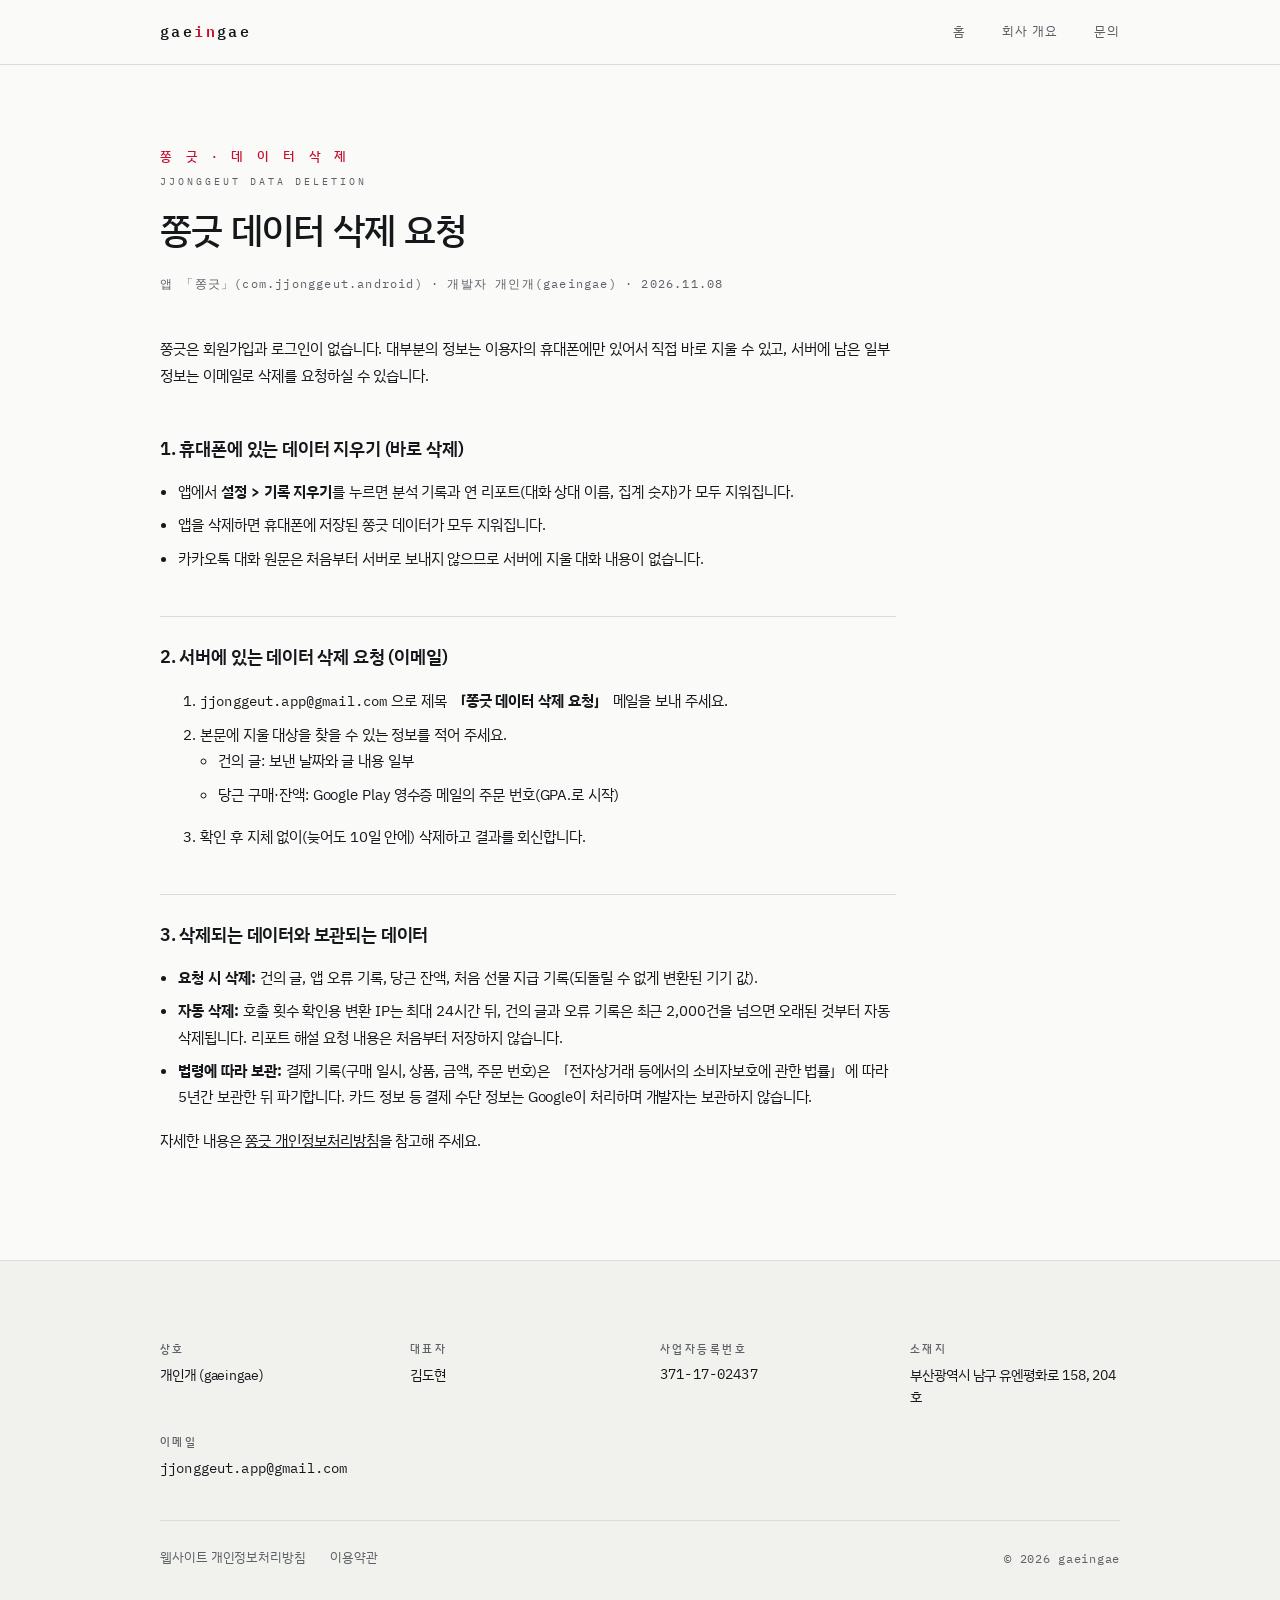
<file: jjonggeut/delete.html>
<!DOCTYPE html>
<html lang="ko">
<head>
<meta charset="utf-8">
<meta name="viewport" content="width=device-width, initial-scale=1">
<title>쫑긋 데이터 삭제 요청 — 개인개 gaeingae</title>
<meta name="description" content="쫑긋 앱의 데이터 삭제 방법과 삭제·보관되는 데이터 안내.">
<link rel="canonical" href="https://bigdo11.github.io/jjonggeut/delete.html">
<meta name="robots" content="index, follow">
<link rel="preconnect" href="https://fonts.googleapis.com">
<link rel="preconnect" href="https://fonts.gstatic.com" crossorigin>
<link href="https://fonts.googleapis.com/css2?family=IBM+Plex+Mono:wght@400;500;600&family=IBM+Plex+Sans+KR:wght@300;400;500;600&display=swap" rel="stylesheet">
<script>document.documentElement.classList.add("js");</script>
<link rel="stylesheet" href="../assets/style.css">
</head>
<body>
<a class="skip" href="#main">본문으로 건너뛰기</a>

<header class="site-head">
  <div class="wrap">
    <a class="brand" href="../index.html">gae<em>in</em>gae</a>
    <nav class="site-nav" aria-label="주요 메뉴">
      <a href="../index.html">홈</a>
      <a href="../about.html">회사 개요</a>
      <a href="../contact.html">문의</a>
    </nav>
  </div>
</header>

<main id="main">
  <div class="wrap">
    <article class="doc">
      <p class="label">
        <span class="ko">쫑 긋 · 데 이 터 삭 제</span>
        <span class="en">Jjonggeut Data Deletion</span>
      </p>
      <h1 class="h2" style="margin-bottom:1.25rem">쫑긋 데이터 삭제 요청</h1>
      <p class="updated">앱 「쫑긋」(com.jjonggeut.android) · 개발자 개인개(gaeingae) · 2026.11.08</p>

      <p>쫑긋은 회원가입과 로그인이 없습니다. 대부분의 정보는 이용자의 휴대폰에만 있어서 직접 바로 지울 수 있고, 서버에 남은 일부 정보는 이메일로 삭제를 요청하실 수 있습니다.</p>

      <h2>1. 휴대폰에 있는 데이터 지우기 (바로 삭제)</h2>
      <ul>
        <li>앱에서 <strong>설정 &gt; 기록 지우기</strong>를 누르면 분석 기록과 연 리포트(대화 상대 이름, 집계 숫자)가 모두 지워집니다.</li>
        <li>앱을 삭제하면 휴대폰에 저장된 쫑긋 데이터가 모두 지워집니다.</li>
        <li>카카오톡 대화 원문은 처음부터 서버로 보내지 않으므로 서버에 지울 대화 내용이 없습니다.</li>
      </ul>

      <h2>2. 서버에 있는 데이터 삭제 요청 (이메일)</h2>
      <ol>
        <li><span class="mono">jjonggeut.app@gmail.com</span> 으로 제목 <strong>「쫑긋 데이터 삭제 요청」</strong> 메일을 보내 주세요.</li>
        <li>본문에 지울 대상을 찾을 수 있는 정보를 적어 주세요.
          <ul>
            <li>건의 글: 보낸 날짜와 글 내용 일부</li>
            <li>당근 구매·잔액: Google Play 영수증 메일의 주문 번호(GPA.로 시작)</li>
          </ul>
        </li>
        <li>확인 후 지체 없이(늦어도 10일 안에) 삭제하고 결과를 회신합니다.</li>
      </ol>

      <h2>3. 삭제되는 데이터와 보관되는 데이터</h2>
      <ul>
        <li><strong>요청 시 삭제:</strong> 건의 글, 앱 오류 기록, 당근 잔액, 처음 선물 지급 기록(되돌릴 수 없게 변환된 기기 값).</li>
        <li><strong>자동 삭제:</strong> 호출 횟수 확인용 변환 IP는 최대 24시간 뒤, 건의 글과 오류 기록은 최근 2,000건을 넘으면 오래된 것부터 자동 삭제됩니다. 리포트 해설 요청 내용은 처음부터 저장하지 않습니다.</li>
        <li><strong>법령에 따라 보관:</strong> 결제 기록(구매 일시, 상품, 금액, 주문 번호)은 「전자상거래 등에서의 소비자보호에 관한 법률」에 따라 5년간 보관한 뒤 파기합니다. 카드 정보 등 결제 수단 정보는 Google이 처리하며 개발자는 보관하지 않습니다.</li>
      </ul>

      <p>자세한 내용은 <a href="privacy.html">쫑긋 개인정보처리방침</a>을 참고해 주세요.</p>
    </article>
  </div>
</main>

<footer class="site-foot">
  <div class="wrap">
    <dl class="foot-grid">
      <div class="foot-item"><dt>상호</dt><dd>개인개 (gaeingae)</dd></div>
      <div class="foot-item"><dt>대표자</dt><dd>김도현</dd></div>
      <div class="foot-item"><dt>사업자등록번호</dt><dd class="mono">371-17-02437</dd></div>
      <div class="foot-item"><dt>소재지</dt><dd>부산광역시 남구 유엔평화로 158, 204호</dd></div>
      <div class="foot-item"><dt>이메일</dt><dd class="mono">jjonggeut.app@gmail.com</dd></div>
    </dl>
    <div class="foot-legal">
      <a href="../privacy.html">웹사이트 개인정보처리방침</a>
      <a href="../terms.html">이용약관</a>
      <span class="copy">© 2026 gaeingae</span>
    </div>
  </div>
</footer>

<script src="../assets/main.js" defer></script>
</body>
</html>
</file>
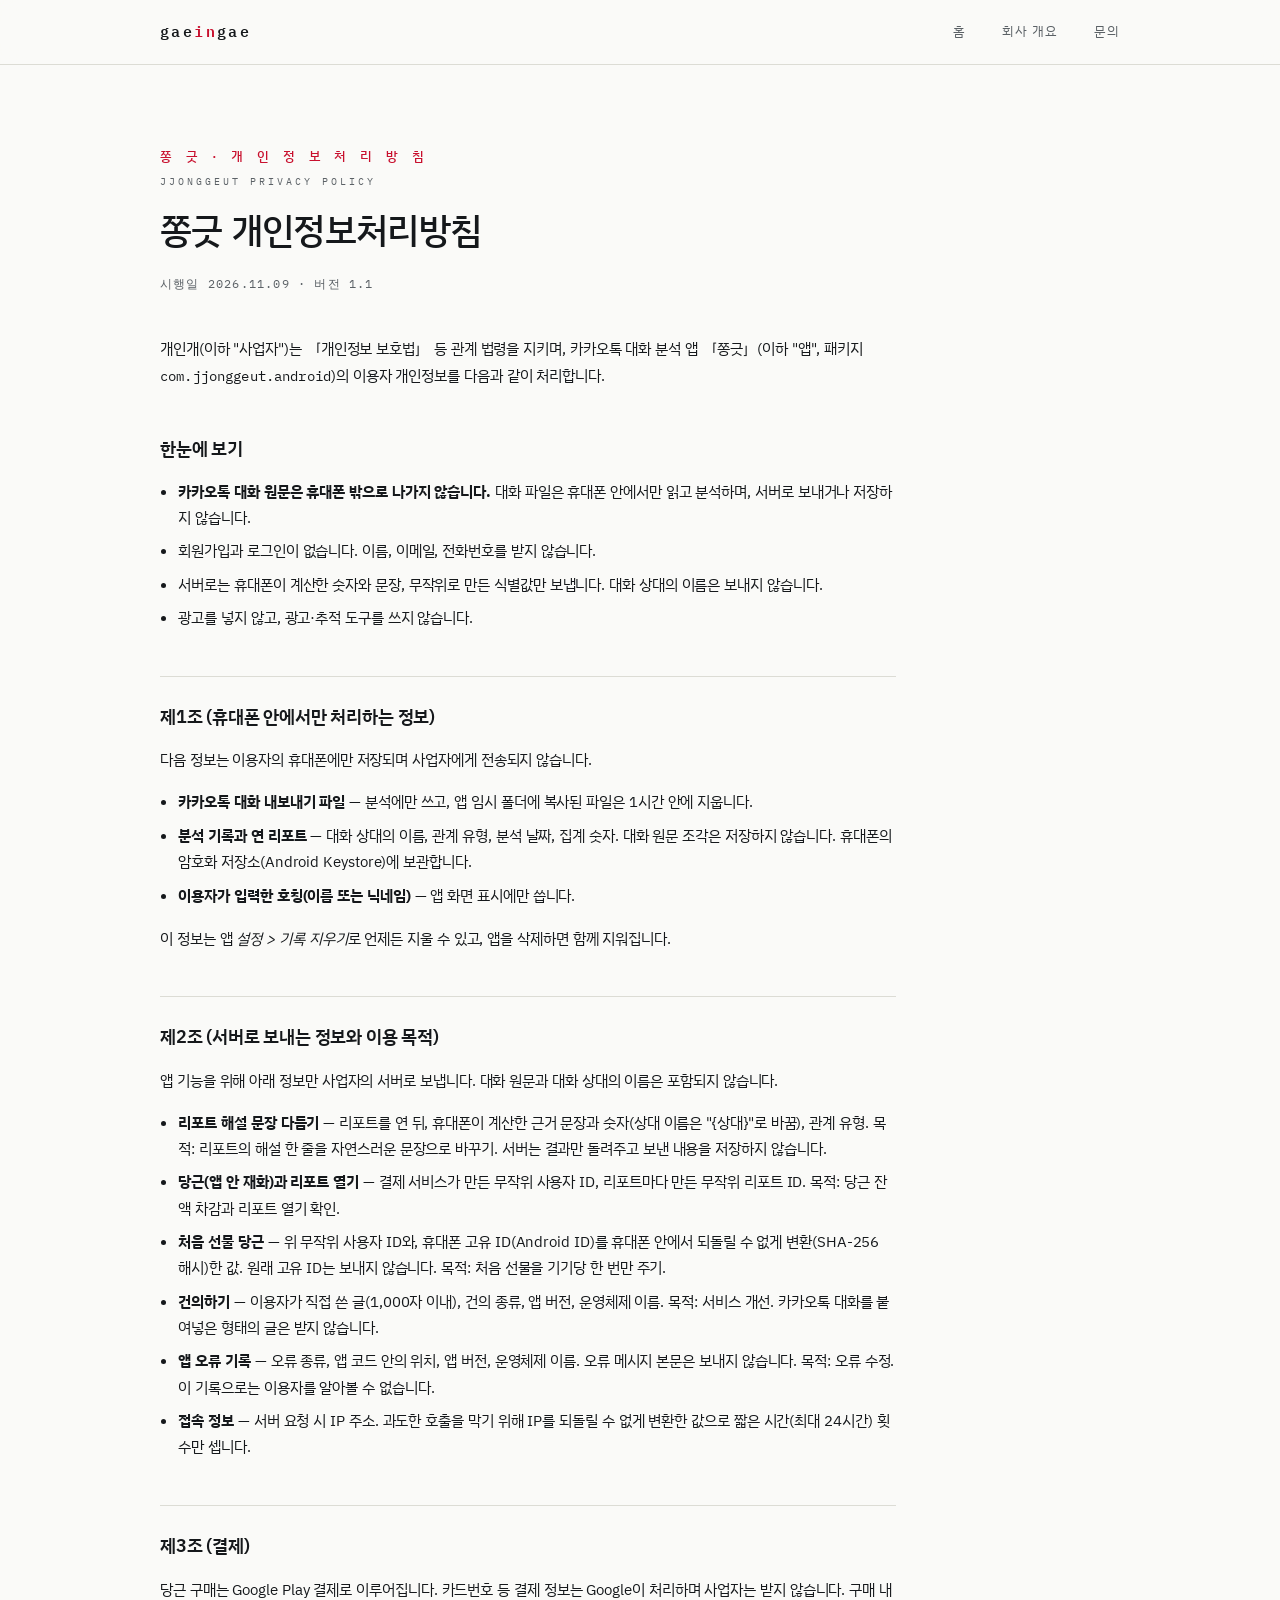
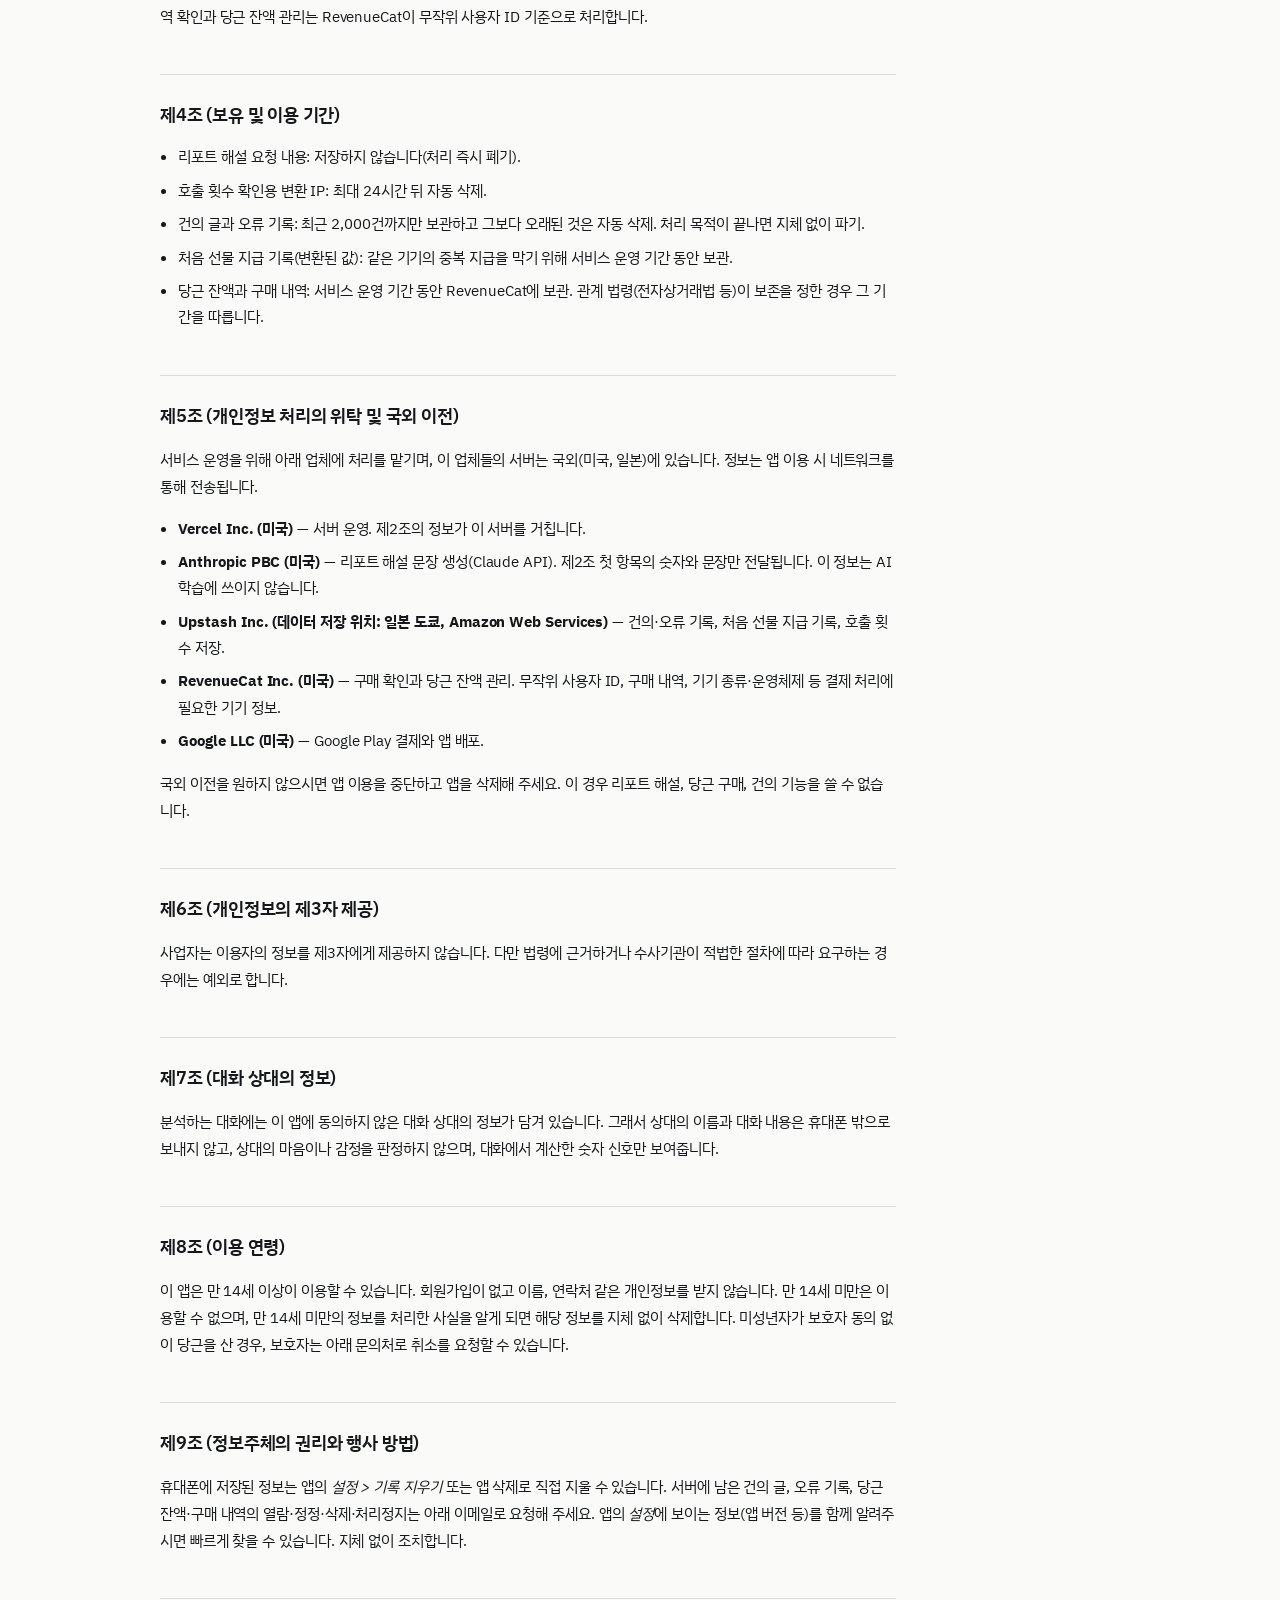
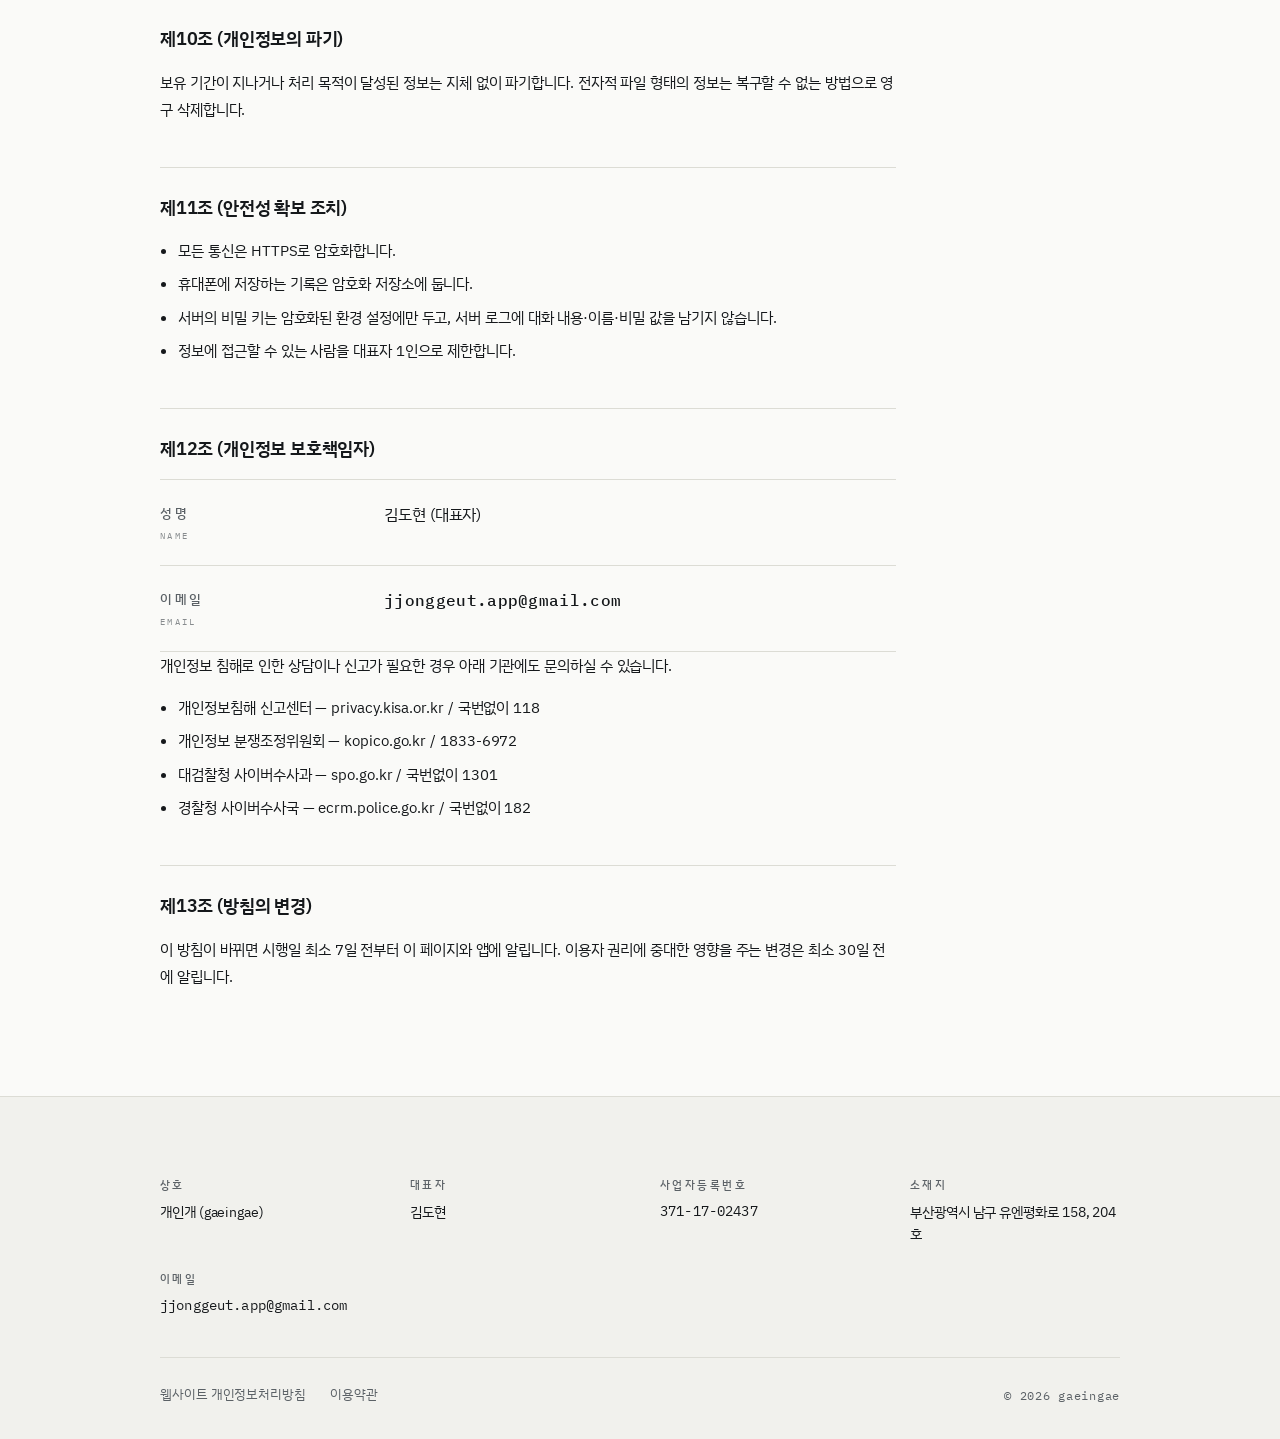
<file: jjonggeut/privacy.html>
<!DOCTYPE html>
<html lang="ko">
<head>
<meta charset="utf-8">
<meta name="viewport" content="width=device-width, initial-scale=1">
<title>쫑긋 개인정보처리방침 — 개인개 gaeingae</title>
<meta name="description" content="쫑긋 앱 개인정보처리방침. 카카오톡 대화 원문은 휴대폰 밖으로 나가지 않습니다.">
<link rel="canonical" href="https://bigdo11.github.io/jjonggeut/privacy.html">
<meta name="robots" content="index, follow">
<link rel="preconnect" href="https://fonts.googleapis.com">
<link rel="preconnect" href="https://fonts.gstatic.com" crossorigin>
<link href="https://fonts.googleapis.com/css2?family=IBM+Plex+Mono:wght@400;500;600&family=IBM+Plex+Sans+KR:wght@300;400;500;600&display=swap" rel="stylesheet">
<script>document.documentElement.classList.add("js");</script>
<link rel="stylesheet" href="../assets/style.css">
</head>
<body>
<a class="skip" href="#main">본문으로 건너뛰기</a>

<header class="site-head">
  <div class="wrap">
    <a class="brand" href="../index.html">gae<em>in</em>gae</a>
    <nav class="site-nav" aria-label="주요 메뉴">
      <a href="../index.html">홈</a>
      <a href="../about.html">회사 개요</a>
      <a href="../contact.html">문의</a>
    </nav>
  </div>
</header>

<main id="main">
  <div class="wrap">
    <article class="doc">
      <p class="label">
        <span class="ko">쫑 긋 · 개 인 정 보 처 리 방 침</span>
        <span class="en">Jjonggeut Privacy Policy</span>
      </p>
      <h1 class="h2" style="margin-bottom:1.25rem">쫑긋 개인정보처리방침</h1>
      <p class="updated">시행일 2026.11.09 · 버전 1.1</p>

      <p>
        개인개(이하 "사업자")는 「개인정보 보호법」 등 관계 법령을 지키며, 카카오톡 대화 분석 앱
        「쫑긋」(이하 "앱", 패키지 <span class="mono">com.jjonggeut.android</span>)의 이용자 개인정보를
        다음과 같이 처리합니다.
      </p>

      <h2>한눈에 보기</h2>
      <ul>
        <li><strong>카카오톡 대화 원문은 휴대폰 밖으로 나가지 않습니다.</strong> 대화 파일은 휴대폰 안에서만 읽고 분석하며, 서버로 보내거나 저장하지 않습니다.</li>
        <li>회원가입과 로그인이 없습니다. 이름, 이메일, 전화번호를 받지 않습니다.</li>
        <li>서버로는 휴대폰이 계산한 숫자와 문장, 무작위로 만든 식별값만 보냅니다. 대화 상대의 이름은 보내지 않습니다.</li>
        <li>광고를 넣지 않고, 광고·추적 도구를 쓰지 않습니다.</li>
      </ul>

      <h2>제1조 (휴대폰 안에서만 처리하는 정보)</h2>
      <p>다음 정보는 이용자의 휴대폰에만 저장되며 사업자에게 전송되지 않습니다.</p>
      <ul>
        <li><strong>카카오톡 대화 내보내기 파일</strong> — 분석에만 쓰고, 앱 임시 폴더에 복사된 파일은 1시간 안에 지웁니다.</li>
        <li><strong>분석 기록과 연 리포트</strong> — 대화 상대의 이름, 관계 유형, 분석 날짜, 집계 숫자. 대화 원문 조각은 저장하지 않습니다. 휴대폰의 암호화 저장소(Android Keystore)에 보관합니다.</li>
        <li><strong>이용자가 입력한 호칭(이름 또는 닉네임)</strong> — 앱 화면 표시에만 씁니다.</li>
      </ul>
      <p>이 정보는 앱 <em>설정 &gt; 기록 지우기</em>로 언제든 지울 수 있고, 앱을 삭제하면 함께 지워집니다.</p>

      <h2>제2조 (서버로 보내는 정보와 이용 목적)</h2>
      <p>앱 기능을 위해 아래 정보만 사업자의 서버로 보냅니다. 대화 원문과 대화 상대의 이름은 포함되지 않습니다.</p>
      <ul>
        <li><strong>리포트 해설 문장 다듬기</strong> — 리포트를 연 뒤, 휴대폰이 계산한 근거 문장과 숫자(상대 이름은 "{상대}"로 바꿈), 관계 유형. 목적: 리포트의 해설 한 줄을 자연스러운 문장으로 바꾸기. 서버는 결과만 돌려주고 보낸 내용을 저장하지 않습니다.</li>
        <li><strong>당근(앱 안 재화)과 리포트 열기</strong> — 결제 서비스가 만든 무작위 사용자 ID, 리포트마다 만든 무작위 리포트 ID. 목적: 당근 잔액 차감과 리포트 열기 확인.</li>
        <li><strong>처음 선물 당근</strong> — 위 무작위 사용자 ID와, 휴대폰 고유 ID(Android ID)를 휴대폰 안에서 되돌릴 수 없게 변환(SHA-256 해시)한 값. 원래 고유 ID는 보내지 않습니다. 목적: 처음 선물을 기기당 한 번만 주기.</li>
        <li><strong>건의하기</strong> — 이용자가 직접 쓴 글(1,000자 이내), 건의 종류, 앱 버전, 운영체제 이름. 목적: 서비스 개선. 카카오톡 대화를 붙여넣은 형태의 글은 받지 않습니다.</li>
        <li><strong>앱 오류 기록</strong> — 오류 종류, 앱 코드 안의 위치, 앱 버전, 운영체제 이름. 오류 메시지 본문은 보내지 않습니다. 목적: 오류 수정. 이 기록으로는 이용자를 알아볼 수 없습니다.</li>
        <li><strong>접속 정보</strong> — 서버 요청 시 IP 주소. 과도한 호출을 막기 위해 IP를 되돌릴 수 없게 변환한 값으로 짧은 시간(최대 24시간) 횟수만 셉니다.</li>
      </ul>

      <h2>제3조 (결제)</h2>
      <p>
        당근 구매는 Google Play 결제로 이루어집니다. 카드번호 등 결제 정보는 Google이 처리하며 사업자는 받지 않습니다.
        구매 내역 확인과 당근 잔액 관리는 RevenueCat이 무작위 사용자 ID 기준으로 처리합니다.
      </p>

      <h2>제4조 (보유 및 이용 기간)</h2>
      <ul>
        <li>리포트 해설 요청 내용: 저장하지 않습니다(처리 즉시 폐기).</li>
        <li>호출 횟수 확인용 변환 IP: 최대 24시간 뒤 자동 삭제.</li>
        <li>건의 글과 오류 기록: 최근 2,000건까지만 보관하고 그보다 오래된 것은 자동 삭제. 처리 목적이 끝나면 지체 없이 파기.</li>
        <li>처음 선물 지급 기록(변환된 값): 같은 기기의 중복 지급을 막기 위해 서비스 운영 기간 동안 보관.</li>
        <li>당근 잔액과 구매 내역: 서비스 운영 기간 동안 RevenueCat에 보관. 관계 법령(전자상거래법 등)이 보존을 정한 경우 그 기간을 따릅니다.</li>
      </ul>

      <h2>제5조 (개인정보 처리의 위탁 및 국외 이전)</h2>
      <p>서비스 운영을 위해 아래 업체에 처리를 맡기며, 이 업체들의 서버는 국외(미국, 일본)에 있습니다. 정보는 앱 이용 시 네트워크를 통해 전송됩니다.</p>
      <ul>
        <li><strong>Vercel Inc. (미국)</strong> — 서버 운영. 제2조의 정보가 이 서버를 거칩니다.</li>
        <li><strong>Anthropic PBC (미국)</strong> — 리포트 해설 문장 생성(Claude API). 제2조 첫 항목의 숫자와 문장만 전달됩니다. 이 정보는 AI 학습에 쓰이지 않습니다.</li>
        <li><strong>Upstash Inc. (데이터 저장 위치: 일본 도쿄, Amazon Web Services)</strong> — 건의·오류 기록, 처음 선물 지급 기록, 호출 횟수 저장.</li>
        <li><strong>RevenueCat Inc. (미국)</strong> — 구매 확인과 당근 잔액 관리. 무작위 사용자 ID, 구매 내역, 기기 종류·운영체제 등 결제 처리에 필요한 기기 정보.</li>
        <li><strong>Google LLC (미국)</strong> — Google Play 결제와 앱 배포.</li>
      </ul>
      <p>국외 이전을 원하지 않으시면 앱 이용을 중단하고 앱을 삭제해 주세요. 이 경우 리포트 해설, 당근 구매, 건의 기능을 쓸 수 없습니다.</p>

      <h2>제6조 (개인정보의 제3자 제공)</h2>
      <p>
        사업자는 이용자의 정보를 제3자에게 제공하지 않습니다.
        다만 법령에 근거하거나 수사기관이 적법한 절차에 따라 요구하는 경우에는 예외로 합니다.
      </p>

      <h2>제7조 (대화 상대의 정보)</h2>
      <p>
        분석하는 대화에는 이 앱에 동의하지 않은 대화 상대의 정보가 담겨 있습니다.
        그래서 상대의 이름과 대화 내용은 휴대폰 밖으로 보내지 않고, 상대의 마음이나 감정을 판정하지 않으며,
        대화에서 계산한 숫자 신호만 보여줍니다.
      </p>

      <h2>제8조 (이용 연령)</h2>
      <p>
        이 앱은 만 14세 이상이 이용할 수 있습니다. 회원가입이 없고 이름, 연락처 같은 개인정보를 받지 않습니다.
        만 14세 미만은 이용할 수 없으며, 만 14세 미만의 정보를 처리한 사실을 알게 되면 해당 정보를 지체 없이 삭제합니다.
        미성년자가 보호자 동의 없이 당근을 산 경우, 보호자는 아래 문의처로 취소를 요청할 수 있습니다.
      </p>

      <h2>제9조 (정보주체의 권리와 행사 방법)</h2>
      <p>
        휴대폰에 저장된 정보는 앱의 <em>설정 &gt; 기록 지우기</em> 또는 앱 삭제로 직접 지울 수 있습니다.
        서버에 남은 건의 글, 오류 기록, 당근 잔액·구매 내역의 열람·정정·삭제·처리정지는
        아래 이메일로 요청해 주세요. 앱의 <em>설정</em>에 보이는 정보(앱 버전 등)를 함께 알려주시면 빠르게 찾을 수 있습니다.
        지체 없이 조치합니다.
      </p>

      <h2>제10조 (개인정보의 파기)</h2>
      <p>
        보유 기간이 지나거나 처리 목적이 달성된 정보는 지체 없이 파기합니다.
        전자적 파일 형태의 정보는 복구할 수 없는 방법으로 영구 삭제합니다.
      </p>

      <h2>제11조 (안전성 확보 조치)</h2>
      <ul>
        <li>모든 통신은 HTTPS로 암호화합니다.</li>
        <li>휴대폰에 저장하는 기록은 암호화 저장소에 둡니다.</li>
        <li>서버의 비밀 키는 암호화된 환경 설정에만 두고, 서버 로그에 대화 내용·이름·비밀 값을 남기지 않습니다.</li>
        <li>정보에 접근할 수 있는 사람을 대표자 1인으로 제한합니다.</li>
      </ul>

      <h2>제12조 (개인정보 보호책임자)</h2>
      <dl class="reg" style="border-top:1px solid var(--rule)">
        <div class="reg-row">
          <dt><span class="ko">성명</span><span class="en">Name</span></dt>
          <dd>김도현 (대표자)</dd>
        </div>
        <div class="reg-row">
          <dt><span class="ko">이메일</span><span class="en">Email</span></dt>
          <dd class="mono">jjonggeut.app@gmail.com</dd>
        </div>
      </dl>
      <p>개인정보 침해로 인한 상담이나 신고가 필요한 경우 아래 기관에도 문의하실 수 있습니다.</p>
      <ul>
        <li>개인정보침해 신고센터 — privacy.kisa.or.kr / 국번없이 118</li>
        <li>개인정보 분쟁조정위원회 — kopico.go.kr / 1833-6972</li>
        <li>대검찰청 사이버수사과 — spo.go.kr / 국번없이 1301</li>
        <li>경찰청 사이버수사국 — ecrm.police.go.kr / 국번없이 182</li>
      </ul>

      <h2>제13조 (방침의 변경)</h2>
      <p>
        이 방침이 바뀌면 시행일 최소 7일 전부터 이 페이지와 앱에 알립니다.
        이용자 권리에 중대한 영향을 주는 변경은 최소 30일 전에 알립니다.
      </p>
    </article>
  </div>
</main>

<footer class="site-foot">
  <div class="wrap">
    <dl class="foot-grid">
      <div class="foot-item"><dt>상호</dt><dd>개인개 (gaeingae)</dd></div>
      <div class="foot-item"><dt>대표자</dt><dd>김도현</dd></div>
      <div class="foot-item"><dt>사업자등록번호</dt><dd class="mono">371-17-02437</dd></div>
      <div class="foot-item"><dt>소재지</dt><dd>부산광역시 남구 유엔평화로 158, 204호</dd></div>
      <div class="foot-item"><dt>이메일</dt><dd class="mono">jjonggeut.app@gmail.com</dd></div>
    </dl>
    <div class="foot-legal">
      <a href="../privacy.html">웹사이트 개인정보처리방침</a>
      <a href="../terms.html">이용약관</a>
      <span class="copy">© 2026 gaeingae</span>
    </div>
  </div>
</footer>

<script src="../assets/main.js" defer></script>
</body>
</html>
</file>
<file: assets/style.css>
/* ==========================================================================
   개인개 (gaeingae) — 사업자 홈페이지
   디자인 언어: 사업자등록증의 라벨-값 조판을 웹 타이포그래피로 승격
   ========================================================================== */

:root {
  --paper:   #FAFAF8;
  --paper-2: #F1F1ED;
  --ink:     #15181B;
  --ink-2:   #5B6166;
  --rule:    #DCDCD5;
  --seal:    #C8102E;
  --focus:   #1F5FD0;

  --sans: "IBM Plex Sans KR", -apple-system, BlinkMacSystemFont, "Segoe UI",
          "Malgun Gothic", sans-serif;
  --mono: "IBM Plex Mono", ui-monospace, "SFMono-Regular", Consolas, monospace;

  --gutter: clamp(1.25rem, 5vw, 4.5rem);
  --measure: 68rem;
}

@media (prefers-color-scheme: dark) {
  :root {
    --paper:   #101214;
    --paper-2: #171A1D;
    --ink:     #EDEDEA;
    --ink-2:   #98A0A6;
    --rule:    #2A2F34;
    --seal:    #FF6B6B;
    --focus:   #86ADFF;
  }
}

*, *::before, *::after { box-sizing: border-box; }

html { -webkit-text-size-adjust: 100%; scroll-behavior: smooth; }

body {
  margin: 0;
  background: var(--paper);
  color: var(--ink);
  font-family: var(--sans);
  font-weight: 400;
  font-size: 1rem;
  line-height: 1.75;
  letter-spacing: -0.005em;
  -webkit-font-smoothing: antialiased;
}

a { color: inherit; }

:focus-visible {
  outline: 2px solid var(--focus);
  outline-offset: 3px;
  border-radius: 1px;
}

.wrap {
  max-width: var(--measure);
  margin-inline: auto;
  padding-inline: var(--gutter);
}

.skip {
  position: absolute;
  left: -9999px;
  top: 0;
  background: var(--ink);
  color: var(--paper);
  padding: .75rem 1.25rem;
  z-index: 20;
}
.skip:focus { left: 0; }

/* --------------------------------------------------------------------------
   라벨 — 이 사이트의 시그니처.
   한글은 자간을 크게 벌리고, 영문을 그 아래 더 벌려 병기한다.
   -------------------------------------------------------------------------- */

.label {
  display: block;
  margin: 0 0 1rem;
}
.label .ko {
  display: block;
  font-size: .8125rem;
  font-weight: 500;
  letter-spacing: .42em;
  color: var(--seal);
}
.label .en {
  display: block;
  margin-top: .3rem;
  font-family: var(--mono);
  font-size: .625rem;
  font-weight: 400;
  text-transform: uppercase;
  letter-spacing: .3em;
  color: var(--ink-2);
}

/* --------------------------------------------------------------------------
   헤더
   -------------------------------------------------------------------------- */

.site-head {
  position: sticky;
  top: 0;
  z-index: 10;
  background: color-mix(in srgb, var(--paper) 88%, transparent);
  backdrop-filter: blur(12px);
  border-bottom: 1px solid var(--rule);
}
.site-head .wrap {
  display: flex;
  align-items: center;
  justify-content: space-between;
  gap: 1.5rem;
  min-height: 4rem;
}

.brand {
  font-family: var(--mono);
  font-weight: 600;
  font-size: .9375rem;
  letter-spacing: .16em;
  text-decoration: none;
  white-space: nowrap;
}
.brand em { font-style: normal; color: var(--seal); }

.site-nav {
  display: flex;
  gap: clamp(1rem, 3vw, 2.25rem);
  font-size: .8125rem;
  letter-spacing: .08em;
}
.site-nav a {
  text-decoration: none;
  color: var(--ink-2);
  padding-block: .25rem;
  border-bottom: 1px solid transparent;
  transition: color .18s ease, border-color .18s ease;
}
.site-nav a:hover,
.site-nav a[aria-current="page"] {
  color: var(--ink);
  border-bottom-color: var(--seal);
}

/* --------------------------------------------------------------------------
   히어로 — 상호를 등폭 서체로 벌려 대칭(gae·in·gae)을 드러낸다
   -------------------------------------------------------------------------- */

.hero {
  padding-block: clamp(4rem, 14vh, 9rem) clamp(2.5rem, 7vh, 4.5rem);
}

.wordmark {
  margin: 0;
  font-family: var(--mono);
  font-weight: 600;
  font-size: clamp(2.35rem, 10.5vw, 6.25rem);
  line-height: 1;
  letter-spacing: .06em;
  word-break: break-word;
}
.wordmark em { font-style: normal; color: var(--seal); }

.wordmark-ko {
  margin: 1.1rem 0 0;
  font-size: clamp(1.05rem, 3.4vw, 1.6rem);
  font-weight: 500;
  letter-spacing: .5em;
  color: var(--ink-2);
}
.wordmark-ko em { font-style: normal; color: var(--seal); }

.hero-line {
  max-width: 34ch;
  margin: clamp(1.75rem, 5vh, 2.75rem) 0 0;
  font-size: clamp(1.0625rem, 2.6vw, 1.3125rem);
  font-weight: 300;
  line-height: 1.62;
  color: var(--ink);
}

/* 히어로 하단 데이터 스트립 */
.strip {
  display: grid;
  grid-template-columns: repeat(3, 1fr);
  border-top: 1px solid var(--rule);
  border-bottom: 1px solid var(--rule);
}
.strip > div {
  padding: 1.4rem 0 1.5rem;
  padding-right: 1.25rem;
}
.strip > div + div {
  border-left: 1px solid var(--rule);
  padding-left: clamp(1rem, 3vw, 2rem);
}
.strip dt {
  margin: 0 0 .55rem;
  font-size: .6875rem;
  font-weight: 500;
  letter-spacing: .22em;
  color: var(--ink-2);
}
.strip dd {
  margin: 0;
  font-family: var(--mono);
  font-size: clamp(.9375rem, 2.4vw, 1.125rem);
  font-weight: 500;
  letter-spacing: .01em;
}

@media (max-width: 34rem) {
  .strip { grid-template-columns: 1fr; }
  .strip > div + div {
    border-left: 0;
    border-top: 1px solid var(--rule);
    padding-left: 0;
  }
}

/* --------------------------------------------------------------------------
   섹션
   -------------------------------------------------------------------------- */

.section { padding-block: clamp(3.5rem, 11vh, 7rem); }
.section + .section { border-top: 1px solid var(--rule); }

.section-head { margin-bottom: clamp(2rem, 5vh, 3rem); }

.h2 {
  margin: 0;
  font-size: clamp(1.5rem, 4.2vw, 2.25rem);
  font-weight: 500;
  line-height: 1.28;
  letter-spacing: -0.02em;
}

.h3 {
  margin: 0 0 .6rem;
  font-size: 1.0625rem;
  font-weight: 600;
  letter-spacing: -0.01em;
}

.prose { max-width: 60ch; }
.prose p { margin: 0 0 1.15rem; }
.prose p:last-child { margin-bottom: 0; }
.prose strong { font-weight: 600; }

.mono {
  font-family: var(--mono);
  font-size: .95em;
  letter-spacing: .01em;
}

.lede {
  font-size: clamp(1.0625rem, 2.4vw, 1.1875rem);
  font-weight: 300;
  line-height: 1.68;
}

/* --------------------------------------------------------------------------
   등록 정보표 — 라벨/값 쌍
   -------------------------------------------------------------------------- */

.reg { margin: 0; border-top: 1px solid var(--rule); }

.reg-row {
  display: grid;
  grid-template-columns: minmax(11rem, 20%) 1fr;
  gap: clamp(1rem, 4vw, 3rem);
  padding-block: 1.35rem;
  border-bottom: 1px solid var(--rule);
}

.reg-row dt { margin: 0; }
.reg-row dt .ko {
  display: block;
  font-size: .8125rem;
  font-weight: 500;
  letter-spacing: .2em;
  color: var(--ink-2);
}
.reg-row dt .en {
  display: block;
  margin-top: .2rem;
  font-family: var(--mono);
  font-size: .5625rem;
  text-transform: uppercase;
  letter-spacing: .26em;
  color: var(--ink-2);
  opacity: .72;
}

.reg-row dd {
  margin: 0;
  font-size: 1rem;
  line-height: 1.6;
}
.reg-row dd .en-sub {
  display: block;
  margin-top: .2rem;
  font-family: var(--mono);
  font-size: .75rem;
  letter-spacing: .02em;
  color: var(--ink-2);
}
.reg-row dd.mono {
  font-family: var(--mono);
  font-weight: 500;
  letter-spacing: .02em;
}

@media (max-width: 40rem) {
  .reg-row { grid-template-columns: 1fr; gap: .5rem; }
}

/* --------------------------------------------------------------------------
   업무 영역 카드
   -------------------------------------------------------------------------- */

.cards {
  display: grid;
  grid-template-columns: repeat(auto-fit, minmax(16rem, 1fr));
  gap: 1px;
  background: var(--rule);
  border: 1px solid var(--rule);
}
.card {
  background: var(--paper);
  padding: clamp(1.5rem, 3.5vw, 2.25rem);
}
.card p {
  margin: 0;
  font-size: .9375rem;
  line-height: 1.7;
  color: var(--ink-2);
}
.card .en-sub {
  display: block;
  margin-top: .75rem;
  font-family: var(--mono);
  font-size: .6875rem;
  letter-spacing: .04em;
  color: var(--ink-2);
  opacity: .75;
}

/* --------------------------------------------------------------------------
   문의 / 액션
   -------------------------------------------------------------------------- */

.contact-link {
  display: inline-block;
  margin-top: .35rem;
  font-family: var(--mono);
  font-size: clamp(1.0625rem, 3.6vw, 1.625rem);
  font-weight: 500;
  letter-spacing: .01em;
  color: var(--ink);
  text-decoration: none;
  border-bottom: 2px solid var(--seal);
  padding-bottom: .15rem;
  word-break: break-all;
  transition: color .18s ease;
}
.contact-link:hover { color: var(--seal); }

.note {
  margin: 1.5rem 0 0;
  font-size: .875rem;
  line-height: 1.7;
  color: var(--ink-2);
}

/* --------------------------------------------------------------------------
   법적 문서 (개인정보처리방침 · 이용약관)
   -------------------------------------------------------------------------- */

.doc { max-width: 46rem; padding-block: clamp(3rem, 9vh, 5rem) clamp(3.5rem, 10vh, 6rem); }
.doc h2 {
  margin: 2.75rem 0 .9rem;
  font-size: 1.125rem;
  font-weight: 600;
  letter-spacing: -0.01em;
  padding-top: 1.5rem;
  border-top: 1px solid var(--rule);
}
.doc h2:first-of-type { border-top: 0; padding-top: 0; }
.doc h3 { margin: 1.6rem 0 .5rem; font-size: .9375rem; font-weight: 600; }
.doc p { margin: 0 0 1rem; font-size: .9375rem; line-height: 1.8; }
.doc ul { margin: 0 0 1rem; padding-left: 1.15rem; }
.doc li { margin-bottom: .45rem; font-size: .9375rem; line-height: 1.75; }
.doc .updated {
  font-family: var(--mono);
  font-size: .75rem;
  letter-spacing: .1em;
  color: var(--ink-2);
  margin-bottom: 2.5rem;
}

/* --------------------------------------------------------------------------
   푸터
   -------------------------------------------------------------------------- */

.site-foot {
  border-top: 1px solid var(--rule);
  background: var(--paper-2);
  padding-block: clamp(2.5rem, 7vh, 4rem) 2rem;
}

.foot-grid {
  display: grid;
  grid-template-columns: repeat(auto-fit, minmax(13rem, 1fr));
  gap: 1.6rem 2.5rem;
  margin-bottom: 2.5rem;
}
.foot-item dt {
  margin: 0 0 .35rem;
  font-size: .6875rem;
  font-weight: 500;
  letter-spacing: .22em;
  color: var(--ink-2);
}
.foot-item dd {
  margin: 0;
  font-size: .875rem;
  line-height: 1.55;
}
.foot-item dd.mono { font-family: var(--mono); letter-spacing: .01em; }

.foot-legal {
  display: flex;
  flex-wrap: wrap;
  align-items: center;
  gap: .6rem 1.5rem;
  padding-top: 1.6rem;
  border-top: 1px solid var(--rule);
  font-size: .8125rem;
  color: var(--ink-2);
}
.foot-legal a {
  text-decoration: none;
  border-bottom: 1px solid transparent;
  transition: border-color .18s ease, color .18s ease;
}
.foot-legal a:hover { color: var(--ink); border-bottom-color: var(--seal); }
.foot-legal .copy { margin-left: auto; font-family: var(--mono); font-size: .75rem; letter-spacing: .06em; }

@media (max-width: 34rem) {
  .foot-legal .copy { margin-left: 0; width: 100%; }
}

/* --------------------------------------------------------------------------
   모션 — 로드 시 라벨에서 값 순으로 짧게 올라온다
   -------------------------------------------------------------------------- */

/* JS가 실행된 경우에만 감춘다. 스크립트가 실패해도 본문은 보여야 한다. */
.js .rise {
  opacity: 0;
  transform: translateY(12px);
  transition: opacity .55s cubic-bezier(.2,.6,.25,1),
              transform .55s cubic-bezier(.2,.6,.25,1);
}
.js .rise.is-in { opacity: 1; transform: none; }

@media (prefers-reduced-motion: reduce) {
  html { scroll-behavior: auto; }
  .js .rise { opacity: 1; transform: none; transition: none; }
  * { animation-duration: .01ms !important; transition-duration: .01ms !important; }
}
</file>
